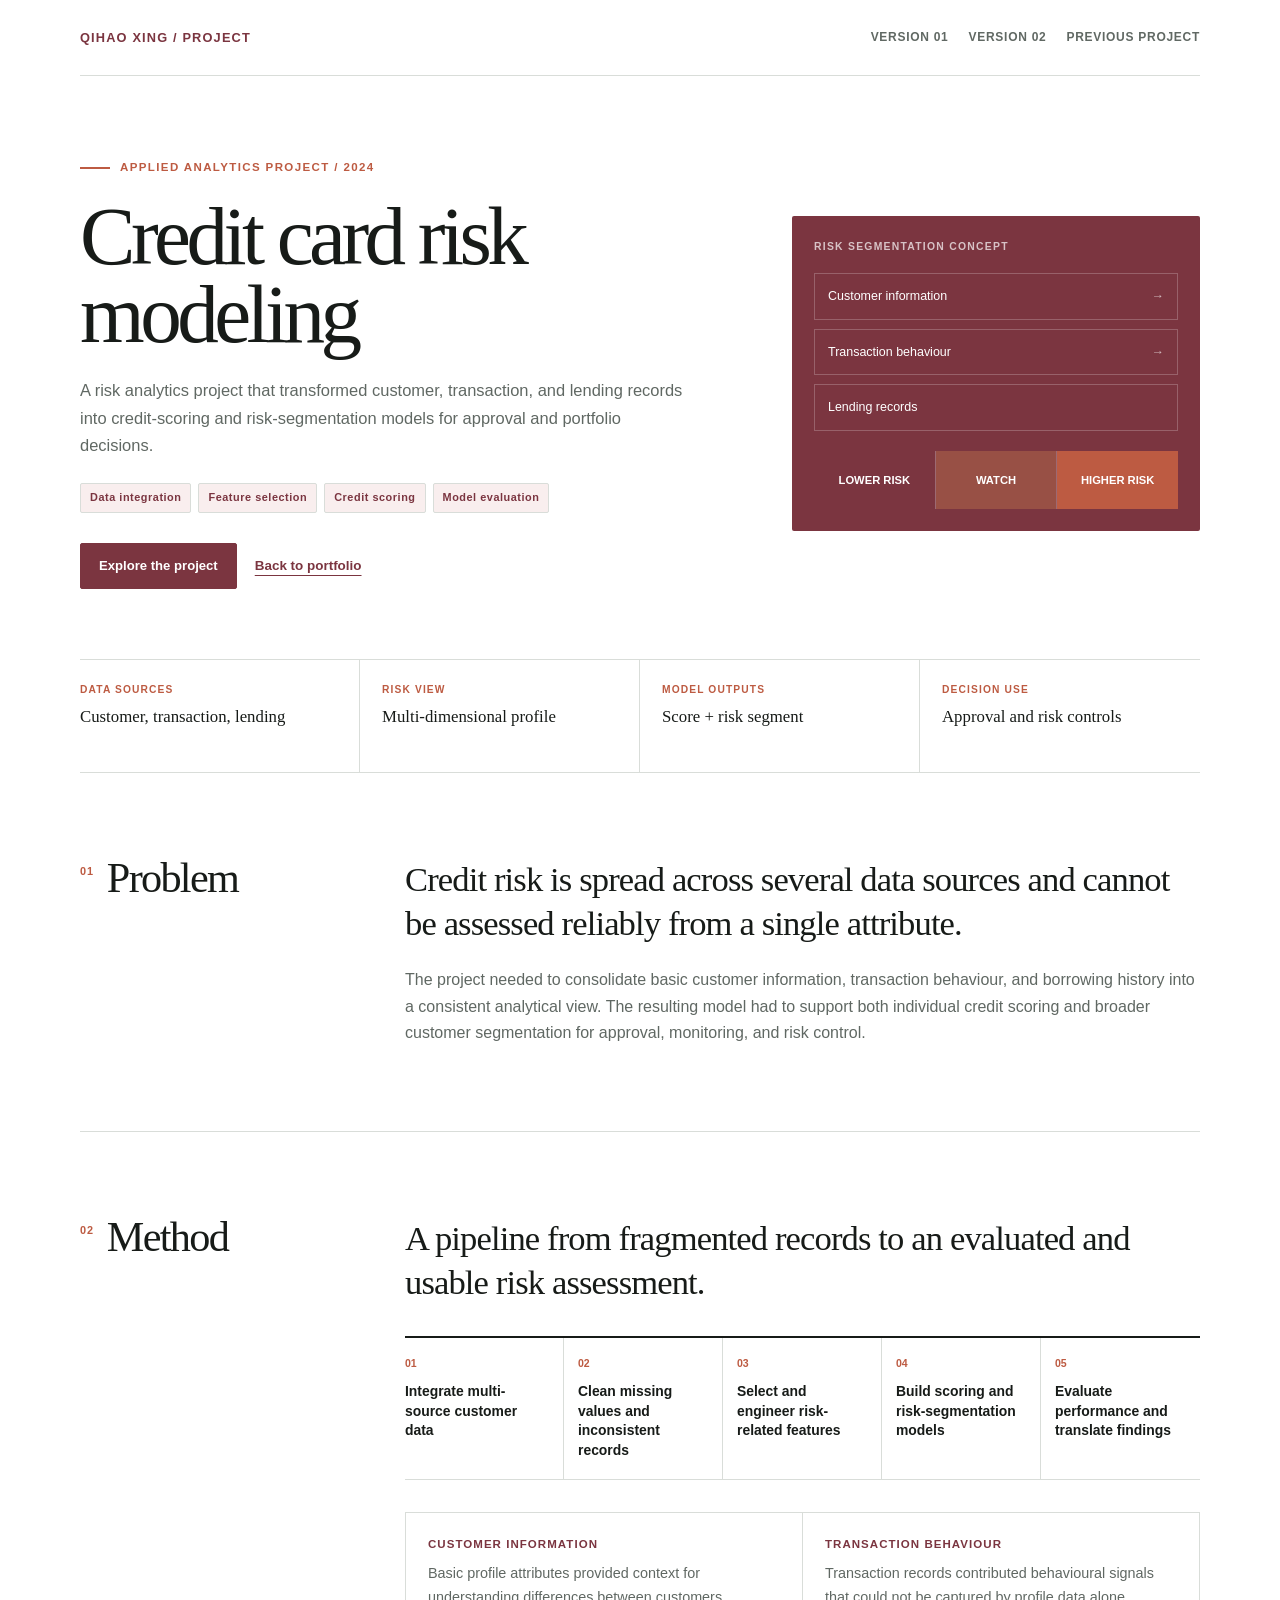
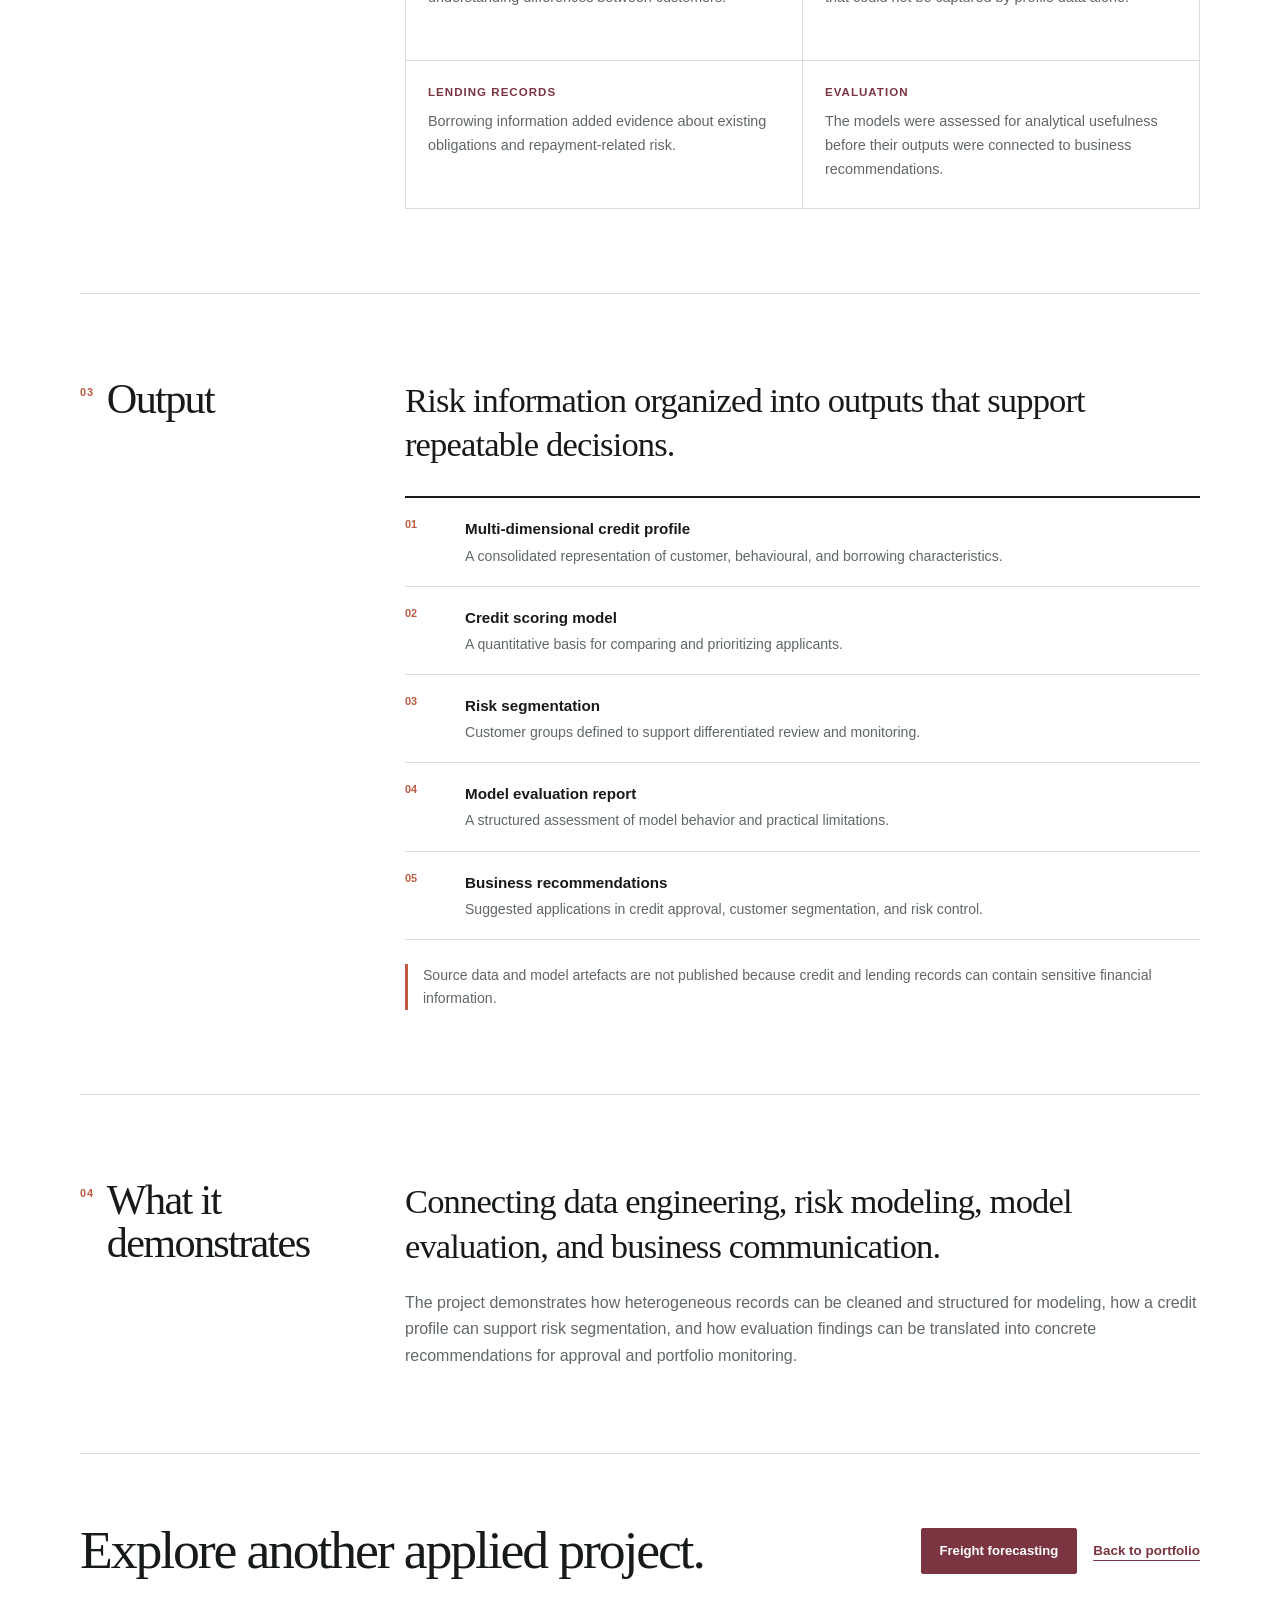
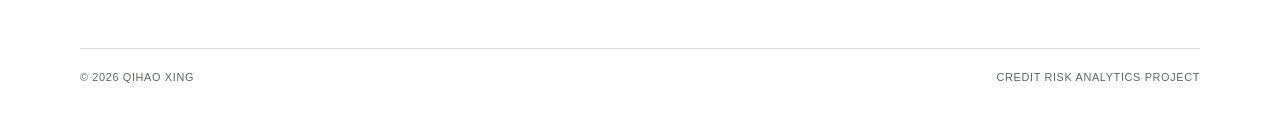
<file: credit-risk.html>
<!DOCTYPE html>
<html lang="en">
<head>
  <meta charset="UTF-8">
  <meta name="viewport" content="width=device-width, initial-scale=1.0">
  <meta name="description" content="Project profile for credit card risk modeling, credit scoring, risk segmentation, and evaluation.">
  <meta name="theme-color" content="#ffffff">
  <title>Credit Card Risk Modeling | Project Profile</title>
  <link rel="stylesheet" href="project-case.css">
</head>
<body class="risk">
  <a class="skip-link" href="#main">Skip to content</a>

  <header class="site-header">
    <a class="brand" href="index.html">Qihao Xing / Project</a>
    <nav class="site-nav" aria-label="Portfolio links">
      <a href="index.html">Version 01</a>
      <a href="me-designed.html">Version 02</a>
      <a href="freight-forecasting.html">Previous project</a>
    </nav>
  </header>

  <main id="main">
    <section class="hero">
      <div>
        <p class="eyebrow">Applied analytics project / 2024</p>
        <h1>Credit card risk modeling</h1>
        <p class="hero-intro">
          A risk analytics project that transformed customer, transaction, and lending
          records into credit-scoring and risk-segmentation models for approval and
          portfolio decisions.
        </p>
        <ul class="tags" aria-label="Project methods">
          <li>Data integration</li>
          <li>Feature selection</li>
          <li>Credit scoring</li>
          <li>Model evaluation</li>
        </ul>
        <div class="hero-actions">
          <a class="primary-link" href="#problem">Explore the project</a>
          <a class="text-link" href="me-designed.html">Back to portfolio</a>
        </div>
      </div>

      <div class="visual" role="img" aria-label="Conceptual risk stratification from low to high">
        <span class="visual-label">Risk segmentation concept</span>
        <div class="flow">
          <div>Customer information</div>
          <div>Transaction behaviour</div>
          <div>Lending records</div>
        </div>
        <div class="risk-scale">
          <span>Lower risk</span>
          <span>Watch</span>
          <span>Higher risk</span>
        </div>
      </div>
    </section>

    <section class="metrics" aria-label="Project scope">
      <div class="metric"><span>Data sources</span><strong>Customer, transaction, lending</strong></div>
      <div class="metric"><span>Risk view</span><strong>Multi-dimensional profile</strong></div>
      <div class="metric"><span>Model outputs</span><strong>Score + risk segment</strong></div>
      <div class="metric"><span>Decision use</span><strong>Approval and risk controls</strong></div>
    </section>

    <section class="section" id="problem">
      <div class="section-head">
        <span class="section-number">01</span>
        <h2 class="section-title">Problem</h2>
      </div>
      <div class="section-body">
        <p class="lead">
          Credit risk is spread across several data sources and cannot be assessed
          reliably from a single attribute.
        </p>
        <p class="body-copy">
          The project needed to consolidate basic customer information, transaction
          behaviour, and borrowing history into a consistent analytical view. The
          resulting model had to support both individual credit scoring and broader
          customer segmentation for approval, monitoring, and risk control.
        </p>
      </div>
    </section>

    <section class="section" id="method">
      <div class="section-head">
        <span class="section-number">02</span>
        <h2 class="section-title">Method</h2>
      </div>
      <div class="section-body">
        <p class="lead">A pipeline from fragmented records to an evaluated and usable risk assessment.</p>
        <ol class="process" aria-label="Project workflow">
          <li><span>01</span><strong>Integrate multi-source customer data</strong></li>
          <li><span>02</span><strong>Clean missing values and inconsistent records</strong></li>
          <li><span>03</span><strong>Select and engineer risk-related features</strong></li>
          <li><span>04</span><strong>Build scoring and risk-segmentation models</strong></li>
          <li><span>05</span><strong>Evaluate performance and translate findings</strong></li>
        </ol>

        <div class="detail-grid">
          <article class="detail">
            <h3>Customer information</h3>
            <p>Basic profile attributes provided context for understanding differences between customers.</p>
          </article>
          <article class="detail">
            <h3>Transaction behaviour</h3>
            <p>Transaction records contributed behavioural signals that could not be captured by profile data alone.</p>
          </article>
          <article class="detail">
            <h3>Lending records</h3>
            <p>Borrowing information added evidence about existing obligations and repayment-related risk.</p>
          </article>
          <article class="detail">
            <h3>Evaluation</h3>
            <p>The models were assessed for analytical usefulness before their outputs were connected to business recommendations.</p>
          </article>
        </div>
      </div>
    </section>

    <section class="section" id="outcome">
      <div class="section-head">
        <span class="section-number">03</span>
        <h2 class="section-title">Output</h2>
      </div>
      <div class="section-body">
        <p class="lead">Risk information organized into outputs that support repeatable decisions.</p>
        <ul class="outputs">
          <li><span>01</span><div><strong>Multi-dimensional credit profile</strong><p>A consolidated representation of customer, behavioural, and borrowing characteristics.</p></div></li>
          <li><span>02</span><div><strong>Credit scoring model</strong><p>A quantitative basis for comparing and prioritizing applicants.</p></div></li>
          <li><span>03</span><div><strong>Risk segmentation</strong><p>Customer groups defined to support differentiated review and monitoring.</p></div></li>
          <li><span>04</span><div><strong>Model evaluation report</strong><p>A structured assessment of model behavior and practical limitations.</p></div></li>
          <li><span>05</span><div><strong>Business recommendations</strong><p>Suggested applications in credit approval, customer segmentation, and risk control.</p></div></li>
        </ul>
        <p class="note">
          Source data and model artefacts are not published because credit and lending
          records can contain sensitive financial information.
        </p>
      </div>
    </section>

    <section class="section" id="skills">
      <div class="section-head">
        <span class="section-number">04</span>
        <h2 class="section-title">What it demonstrates</h2>
      </div>
      <div class="section-body">
        <p class="lead">Connecting data engineering, risk modeling, model evaluation, and business communication.</p>
        <p class="body-copy">
          The project demonstrates how heterogeneous records can be cleaned and
          structured for modeling, how a credit profile can support risk segmentation,
          and how evaluation findings can be translated into concrete recommendations
          for approval and portfolio monitoring.
        </p>
      </div>
    </section>

    <section class="next-project">
      <h2>Explore another applied project.</h2>
      <div class="next-project-actions">
        <a class="primary-link" href="freight-forecasting.html">Freight forecasting</a>
        <a class="text-link" href="me-designed.html">Back to portfolio</a>
      </div>
    </section>
  </main>

  <footer>
    <span>&copy; 2026 Qihao Xing</span>
    <span>Credit risk analytics project</span>
  </footer>
</body>
</html>
</file>
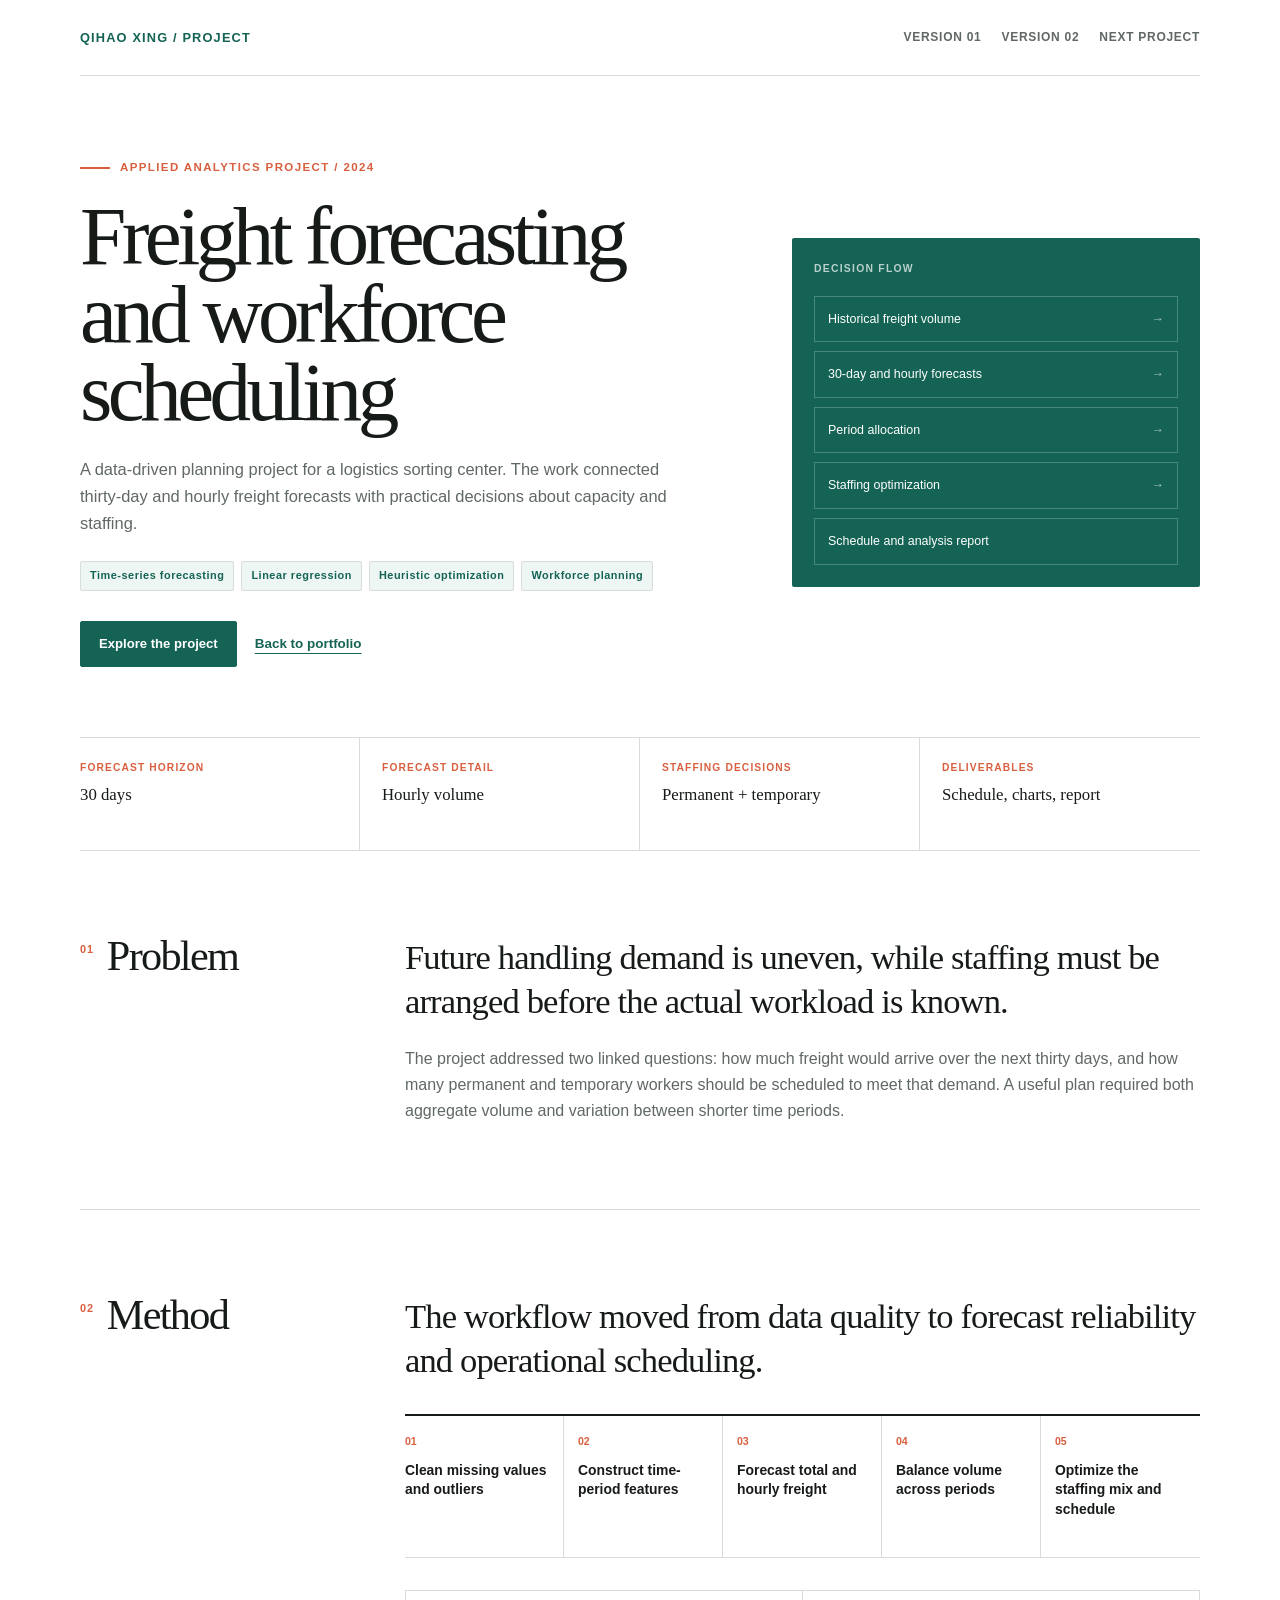
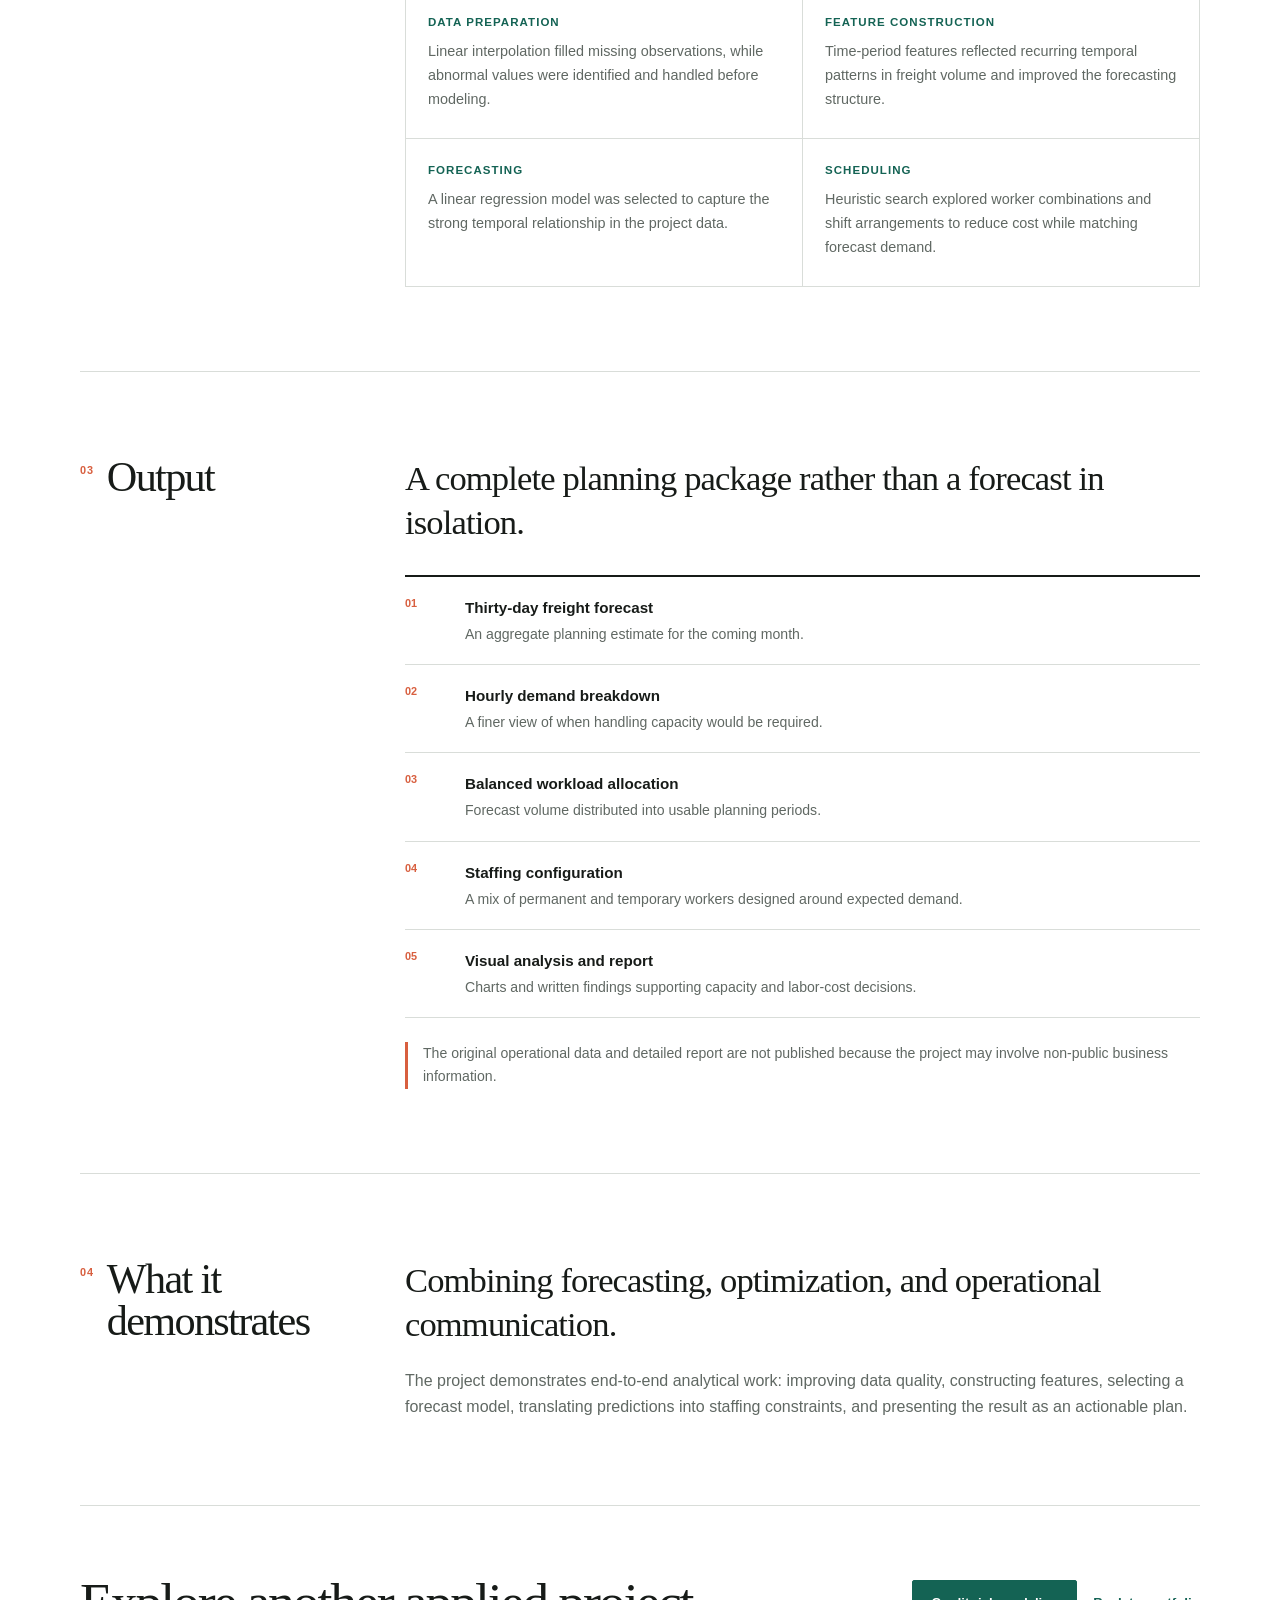
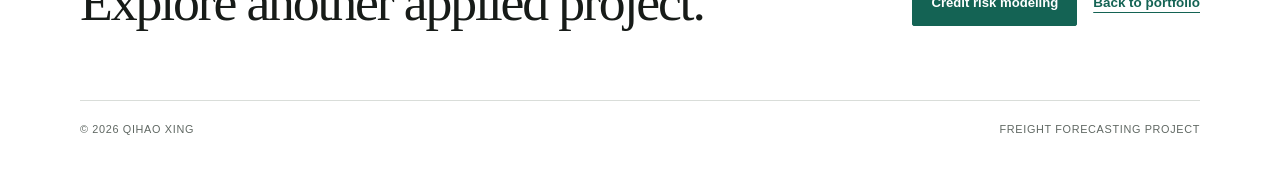
<file: freight-forecasting.html>
<!DOCTYPE html>
<html lang="en">
<head>
  <meta charset="UTF-8">
  <meta name="viewport" content="width=device-width, initial-scale=1.0">
  <meta name="description" content="Project profile for freight volume forecasting and workforce scheduling at a logistics sorting center.">
  <meta name="theme-color" content="#ffffff">
  <title>Freight Forecasting and Workforce Scheduling | Project Profile</title>
  <link rel="stylesheet" href="project-case.css">
</head>
<body>
  <a class="skip-link" href="#main">Skip to content</a>

  <header class="site-header">
    <a class="brand" href="index.html">Qihao Xing / Project</a>
    <nav class="site-nav" aria-label="Portfolio links">
      <a href="index.html">Version 01</a>
      <a href="me-designed.html">Version 02</a>
      <a href="credit-risk.html">Next project</a>
    </nav>
  </header>

  <main id="main">
    <section class="hero">
      <div>
        <p class="eyebrow">Applied analytics project / 2024</p>
        <h1>Freight forecasting and workforce scheduling</h1>
        <p class="hero-intro">
          A data-driven planning project for a logistics sorting center. The work
          connected thirty-day and hourly freight forecasts with practical decisions
          about capacity and staffing.
        </p>
        <ul class="tags" aria-label="Project methods">
          <li>Time-series forecasting</li>
          <li>Linear regression</li>
          <li>Heuristic optimization</li>
          <li>Workforce planning</li>
        </ul>
        <div class="hero-actions">
          <a class="primary-link" href="#problem">Explore the project</a>
          <a class="text-link" href="me-designed.html">Back to portfolio</a>
        </div>
      </div>

      <div class="visual" role="img" aria-label="Decision flow from freight volume to workforce plan">
        <span class="visual-label">Decision flow</span>
        <div class="flow">
          <div>Historical freight volume</div>
          <div>30-day and hourly forecasts</div>
          <div>Period allocation</div>
          <div>Staffing optimization</div>
          <div>Schedule and analysis report</div>
        </div>
      </div>
    </section>

    <section class="metrics" aria-label="Project scope">
      <div class="metric"><span>Forecast horizon</span><strong>30 days</strong></div>
      <div class="metric"><span>Forecast detail</span><strong>Hourly volume</strong></div>
      <div class="metric"><span>Staffing decisions</span><strong>Permanent + temporary</strong></div>
      <div class="metric"><span>Deliverables</span><strong>Schedule, charts, report</strong></div>
    </section>

    <section class="section" id="problem">
      <div class="section-head">
        <span class="section-number">01</span>
        <h2 class="section-title">Problem</h2>
      </div>
      <div class="section-body">
        <p class="lead">
          Future handling demand is uneven, while staffing must be arranged before
          the actual workload is known.
        </p>
        <p class="body-copy">
          The project addressed two linked questions: how much freight would arrive
          over the next thirty days, and how many permanent and temporary workers
          should be scheduled to meet that demand. A useful plan required both
          aggregate volume and variation between shorter time periods.
        </p>
      </div>
    </section>

    <section class="section" id="method">
      <div class="section-head">
        <span class="section-number">02</span>
        <h2 class="section-title">Method</h2>
      </div>
      <div class="section-body">
        <p class="lead">The workflow moved from data quality to forecast reliability and operational scheduling.</p>
        <ol class="process" aria-label="Project workflow">
          <li><span>01</span><strong>Clean missing values and outliers</strong></li>
          <li><span>02</span><strong>Construct time-period features</strong></li>
          <li><span>03</span><strong>Forecast total and hourly freight</strong></li>
          <li><span>04</span><strong>Balance volume across periods</strong></li>
          <li><span>05</span><strong>Optimize the staffing mix and schedule</strong></li>
        </ol>

        <div class="detail-grid">
          <article class="detail">
            <h3>Data preparation</h3>
            <p>Linear interpolation filled missing observations, while abnormal values were identified and handled before modeling.</p>
          </article>
          <article class="detail">
            <h3>Feature construction</h3>
            <p>Time-period features reflected recurring temporal patterns in freight volume and improved the forecasting structure.</p>
          </article>
          <article class="detail">
            <h3>Forecasting</h3>
            <p>A linear regression model was selected to capture the strong temporal relationship in the project data.</p>
          </article>
          <article class="detail">
            <h3>Scheduling</h3>
            <p>Heuristic search explored worker combinations and shift arrangements to reduce cost while matching forecast demand.</p>
          </article>
        </div>
      </div>
    </section>

    <section class="section" id="outcome">
      <div class="section-head">
        <span class="section-number">03</span>
        <h2 class="section-title">Output</h2>
      </div>
      <div class="section-body">
        <p class="lead">A complete planning package rather than a forecast in isolation.</p>
        <ul class="outputs">
          <li><span>01</span><div><strong>Thirty-day freight forecast</strong><p>An aggregate planning estimate for the coming month.</p></div></li>
          <li><span>02</span><div><strong>Hourly demand breakdown</strong><p>A finer view of when handling capacity would be required.</p></div></li>
          <li><span>03</span><div><strong>Balanced workload allocation</strong><p>Forecast volume distributed into usable planning periods.</p></div></li>
          <li><span>04</span><div><strong>Staffing configuration</strong><p>A mix of permanent and temporary workers designed around expected demand.</p></div></li>
          <li><span>05</span><div><strong>Visual analysis and report</strong><p>Charts and written findings supporting capacity and labor-cost decisions.</p></div></li>
        </ul>
        <p class="note">
          The original operational data and detailed report are not published because
          the project may involve non-public business information.
        </p>
      </div>
    </section>

    <section class="section" id="skills">
      <div class="section-head">
        <span class="section-number">04</span>
        <h2 class="section-title">What it demonstrates</h2>
      </div>
      <div class="section-body">
        <p class="lead">Combining forecasting, optimization, and operational communication.</p>
        <p class="body-copy">
          The project demonstrates end-to-end analytical work: improving data quality,
          constructing features, selecting a forecast model, translating predictions
          into staffing constraints, and presenting the result as an actionable plan.
        </p>
      </div>
    </section>

    <section class="next-project">
      <h2>Explore another applied project.</h2>
      <div class="next-project-actions">
        <a class="primary-link" href="credit-risk.html">Credit risk modeling</a>
        <a class="text-link" href="me-designed.html">Back to portfolio</a>
      </div>
    </section>
  </main>

  <footer>
    <span>&copy; 2026 Qihao Xing</span>
    <span>Freight forecasting project</span>
  </footer>
</body>
</html>
</file>
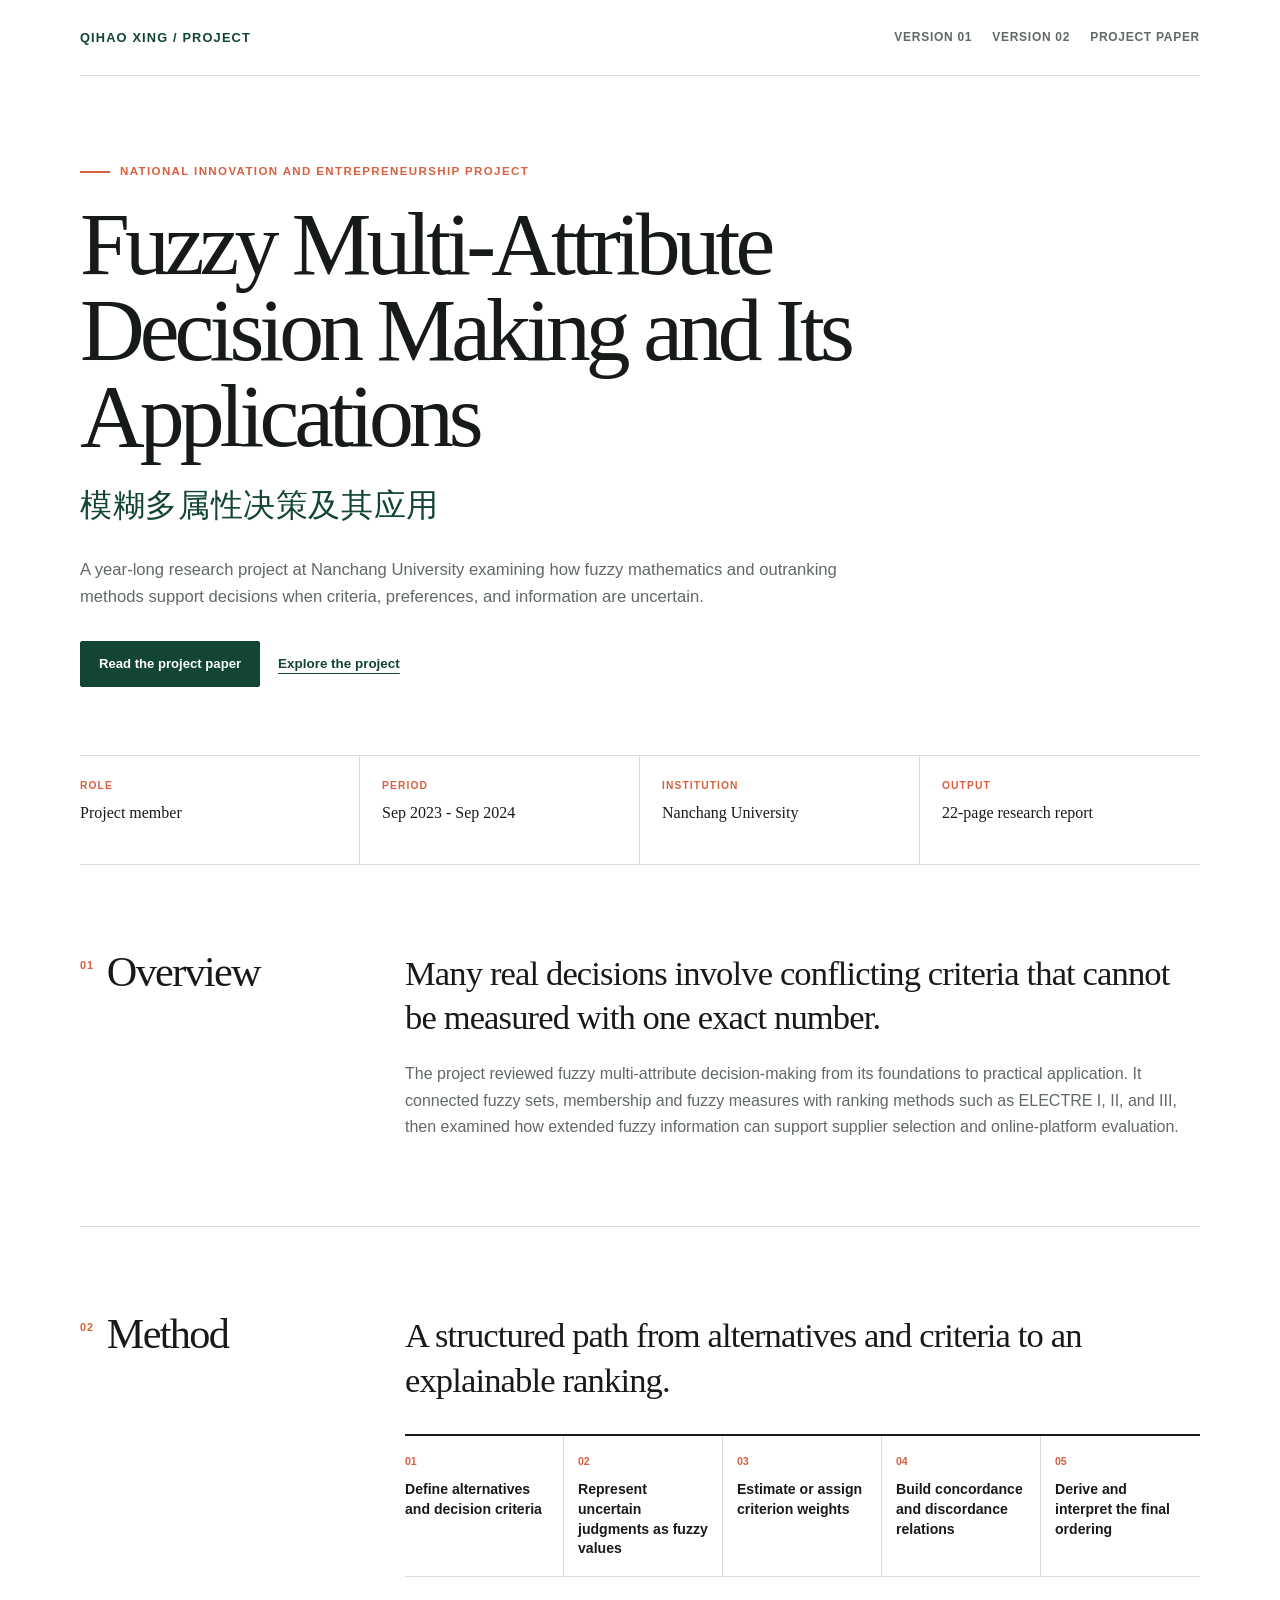
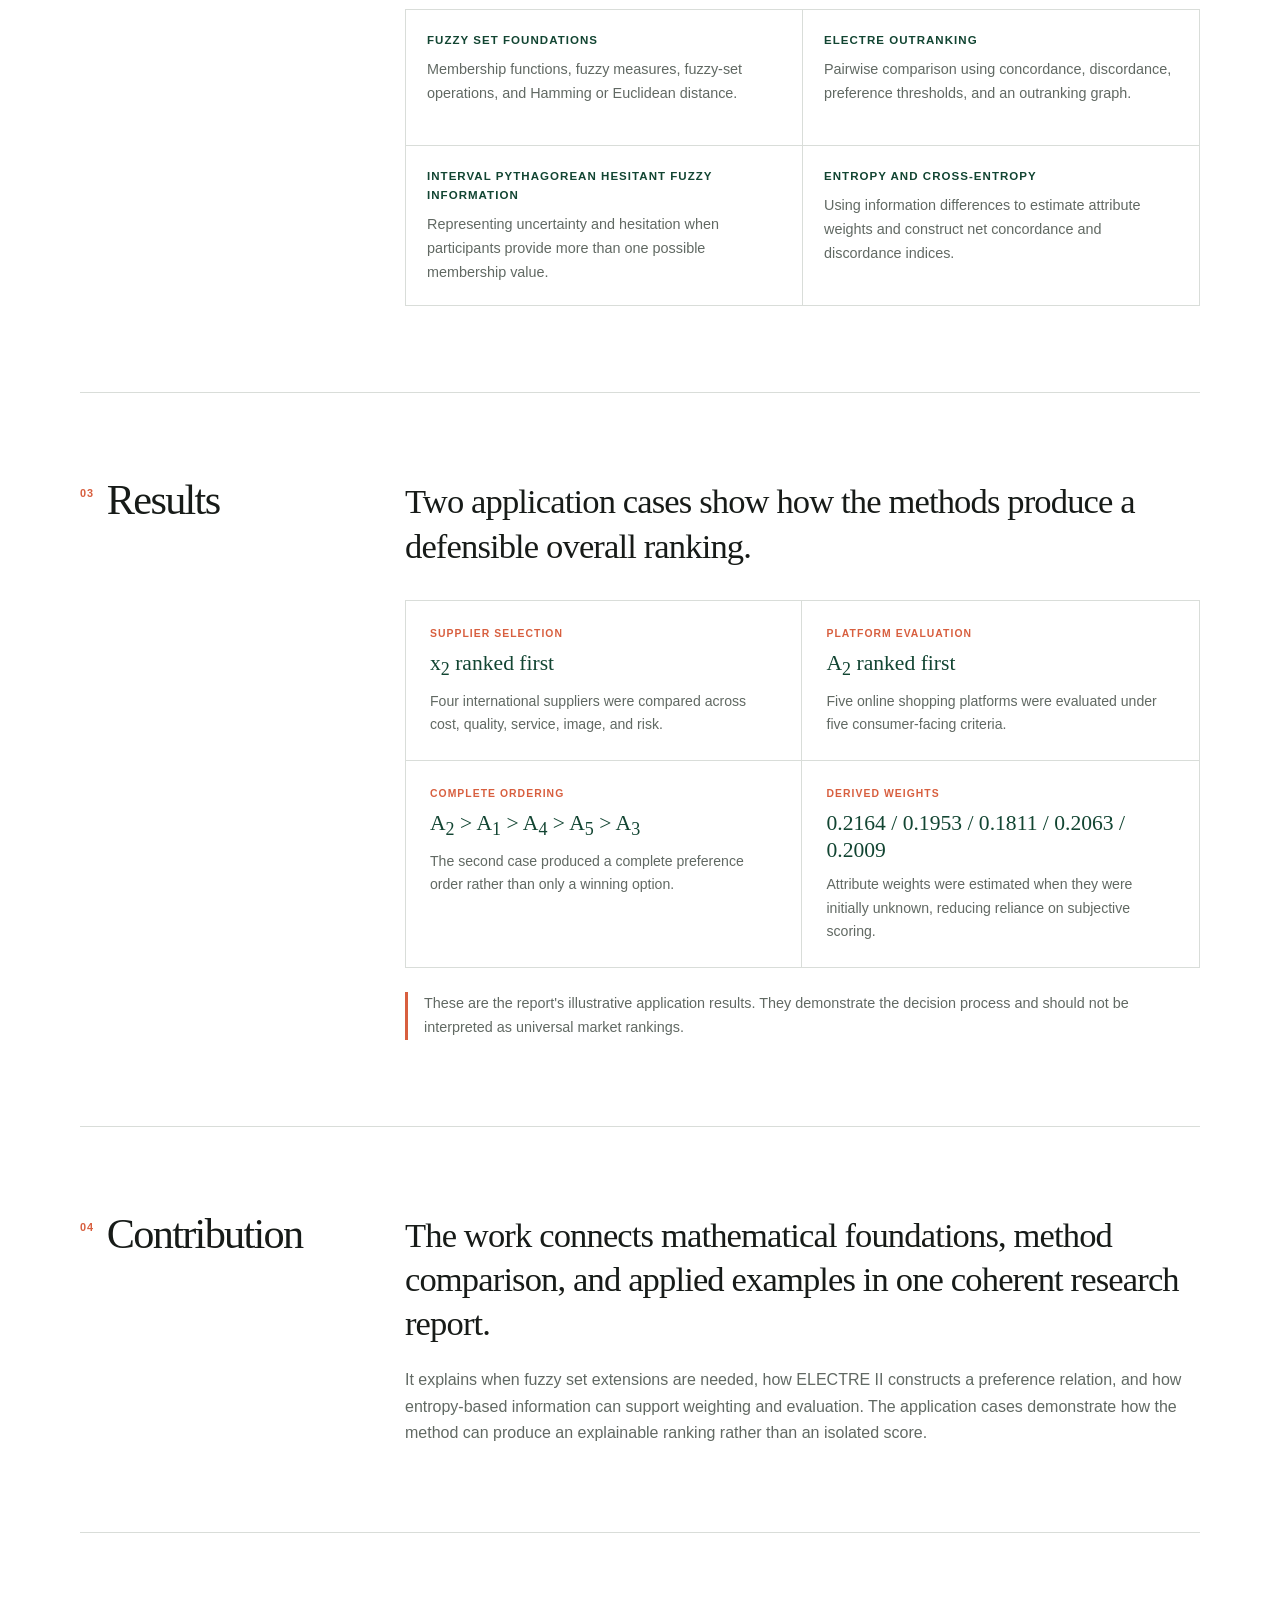
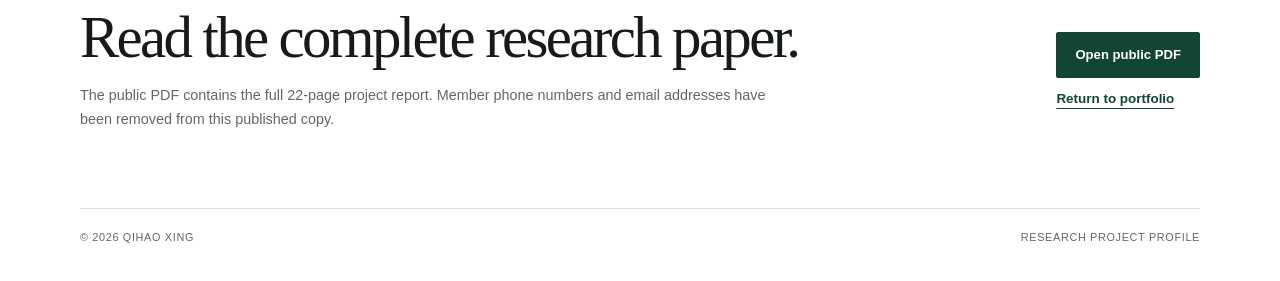
<file: fuzzy-project.html>
<!DOCTYPE html>
<html lang="en">
<head>
  <meta charset="UTF-8">
  <meta name="viewport" content="width=device-width, initial-scale=1.0">
  <meta name="description" content="Project profile for Fuzzy Multi-Attribute Decision Making and Its Applications, a national innovation and entrepreneurship research project by Qihao Xing and collaborators.">
  <meta name="theme-color" content="#ffffff">
  <meta property="og:title" content="Fuzzy Multi-Attribute Decision Making | Project Profile">
  <meta property="og:description" content="Research methods, application cases, outcomes, and the public project report.">
  <meta property="og:type" content="article">
  <title>Fuzzy Multi-Attribute Decision Making | Project Profile</title>
  <style>
    :root {
      --ink: #171b18;
      --muted: #616963;
      --green: #124532;
      --orange: #d85f3f;
      --line: #d9ddd9;
      --white: #ffffff;
      --content: min(1120px, calc(100vw - 64px));
    }

    * { box-sizing: border-box; }
    html { scroll-behavior: smooth; }

    body {
      margin: 0;
      color: var(--ink);
      background: var(--white);
      font-family: "Segoe UI", "Helvetica Neue", Arial, sans-serif;
      line-height: 1.65;
    }

    a { color: inherit; }
    a:focus-visible {
      outline: 2px solid var(--orange);
      outline-offset: 4px;
    }

    .skip-link {
      position: fixed;
      top: 10px;
      left: 10px;
      z-index: 20;
      padding: 10px 14px;
      color: var(--white);
      background: var(--green);
      transform: translateY(-160%);
    }

    .skip-link:focus { transform: translateY(0); }

    .site-header {
      width: var(--content);
      min-height: 76px;
      margin: 0 auto;
      display: flex;
      align-items: center;
      justify-content: space-between;
      gap: 24px;
      border-bottom: 1px solid var(--line);
    }

    .brand {
      color: var(--green);
      font-size: 0.8rem;
      font-weight: 800;
      letter-spacing: 0.09em;
      text-decoration: none;
      text-transform: uppercase;
    }

    .site-nav {
      display: flex;
      flex-wrap: wrap;
      align-items: center;
      gap: 20px;
      font-size: 0.75rem;
      font-weight: 700;
      letter-spacing: 0.06em;
      text-transform: uppercase;
    }

    .site-nav a {
      color: var(--muted);
      text-decoration: none;
    }

    .site-nav a:hover,
    .site-nav a:focus-visible { color: var(--green); }

    .hero {
      width: var(--content);
      margin: 0 auto;
      padding: 86px 0 68px;
      border-bottom: 1px solid var(--line);
    }

    .eyebrow {
      display: flex;
      align-items: center;
      gap: 10px;
      margin: 0 0 20px;
      color: var(--orange);
      font-size: 0.72rem;
      font-weight: 800;
      letter-spacing: 0.12em;
      text-transform: uppercase;
    }

    .eyebrow::before {
      content: "";
      width: 30px;
      height: 2px;
      background: currentColor;
    }

    h1 {
      max-width: 970px;
      margin: 0;
      font-family: Georgia, "Times New Roman", serif;
      font-size: clamp(3.4rem, 7vw, 7rem);
      font-weight: 400;
      line-height: 0.96;
      letter-spacing: -0.055em;
    }

    .chinese-title {
      margin: 20px 0 0;
      color: var(--green);
      font-family: Georgia, "Times New Roman", serif;
      font-size: clamp(1.35rem, 2.5vw, 2rem);
      letter-spacing: 0.02em;
    }

    .hero-intro {
      max-width: 800px;
      margin: 24px 0 0;
      color: var(--muted);
      font-size: 1.04rem;
    }

    .hero-actions {
      display: flex;
      flex-wrap: wrap;
      gap: 18px;
      align-items: center;
      margin-top: 30px;
    }

    .primary-link {
      display: inline-flex;
      align-items: center;
      justify-content: center;
      min-height: 46px;
      padding: 0 18px;
      color: var(--white);
      background: var(--green);
      border: 1px solid var(--green);
      border-radius: 2px;
      font-size: 0.82rem;
      font-weight: 750;
      text-decoration: none;
    }

    .primary-link:hover,
    .primary-link:focus-visible { background: #1d6047; }

    .text-link {
      color: var(--green);
      font-size: 0.84rem;
      font-weight: 700;
      text-underline-offset: 5px;
    }

    .meta-grid {
      width: var(--content);
      margin: 0 auto;
      display: grid;
      grid-template-columns: repeat(4, minmax(0, 1fr));
      border-bottom: 1px solid var(--line);
    }

    .meta-item {
      min-height: 108px;
      padding: 22px;
      border-right: 1px solid var(--line);
    }

    .meta-item:first-child { padding-left: 0; }
    .meta-item:last-child { border-right: 0; }

    .meta-item span {
      display: block;
      margin-bottom: 7px;
      color: var(--orange);
      font-size: 0.64rem;
      font-weight: 800;
      letter-spacing: 0.11em;
      text-transform: uppercase;
    }

    .meta-item strong {
      display: block;
      font-family: Georgia, "Times New Roman", serif;
      font-size: 1rem;
      font-weight: 400;
      line-height: 1.35;
    }

    .section {
      width: var(--content);
      margin: 0 auto;
      padding: 86px 0;
      display: grid;
      grid-template-columns: minmax(180px, 0.28fr) minmax(0, 1fr);
      gap: clamp(36px, 8vw, 104px);
      border-bottom: 1px solid var(--line);
      scroll-margin-top: 18px;
    }

    .section-head {
      display: flex;
      align-items: flex-start;
      gap: 13px;
    }

    .section-number {
      margin: 6px 0 0;
      color: var(--orange);
      font-size: 0.68rem;
      font-weight: 800;
      letter-spacing: 0.08em;
    }

    .section-title {
      margin: 0;
      font-family: Georgia, "Times New Roman", serif;
      font-size: clamp(1.95rem, 3.3vw, 2.9rem);
      font-weight: 400;
      line-height: 1;
      letter-spacing: -0.04em;
    }

    .section-body { max-width: 800px; }

    .lead {
      margin: 0;
      font-family: Georgia, "Times New Roman", serif;
      font-size: clamp(1.5rem, 2.7vw, 2.35rem);
      line-height: 1.28;
      letter-spacing: -0.025em;
    }

    .body-copy {
      margin: 22px 0 0;
      color: var(--muted);
    }

    .pipeline {
      display: grid;
      grid-template-columns: repeat(5, minmax(0, 1fr));
      gap: 0;
      margin: 32px 0 0;
      padding: 0;
      border-top: 2px solid var(--ink);
      list-style: none;
    }

    .pipeline li {
      min-height: 136px;
      padding: 17px 14px;
      border-right: 1px solid var(--line);
      border-bottom: 1px solid var(--line);
    }

    .pipeline li:first-child { padding-left: 0; }
    .pipeline li:last-child { border-right: 0; }

    .pipeline span {
      display: block;
      margin-bottom: 10px;
      color: var(--orange);
      font-size: 0.66rem;
      font-weight: 800;
    }

    .pipeline strong {
      display: block;
      font-size: 0.88rem;
      line-height: 1.4;
    }

    .method-grid {
      display: grid;
      grid-template-columns: repeat(2, minmax(0, 1fr));
      margin-top: 32px;
      border-top: 1px solid var(--line);
      border-left: 1px solid var(--line);
    }

    .method {
      min-height: 136px;
      padding: 21px;
      border-right: 1px solid var(--line);
      border-bottom: 1px solid var(--line);
    }

    .method h3 {
      margin: 0 0 8px;
      color: var(--green);
      font-size: 0.72rem;
      letter-spacing: 0.09em;
      text-transform: uppercase;
    }

    .method p {
      margin: 0;
      color: var(--muted);
      font-size: 0.9rem;
    }

    .evidence {
      display: grid;
      grid-template-columns: repeat(2, minmax(0, 1fr));
      margin-top: 32px;
      border: 1px solid var(--line);
    }

    .evidence-item {
      min-height: 160px;
      padding: 24px;
      border-right: 1px solid var(--line);
      border-bottom: 1px solid var(--line);
    }

    .evidence-item:nth-child(2n) { border-right: 0; }
    .evidence-item:nth-last-child(-n + 2) { border-bottom: 0; }

    .evidence-item span {
      display: block;
      margin-bottom: 8px;
      color: var(--orange);
      font-size: 0.65rem;
      font-weight: 800;
      letter-spacing: 0.1em;
      text-transform: uppercase;
    }

    .evidence-item strong {
      display: block;
      color: var(--green);
      font-family: Georgia, "Times New Roman", serif;
      font-size: 1.35rem;
      font-weight: 400;
      line-height: 1.25;
    }

    .evidence-item p {
      margin: 9px 0 0;
      color: var(--muted);
      font-size: 0.88rem;
    }

    .result-note {
      margin: 24px 0 0;
      padding-left: 16px;
      color: var(--muted);
      border-left: 3px solid var(--orange);
      font-size: 0.9rem;
    }

    .publication {
      width: var(--content);
      margin: 0 auto;
      padding: 76px 0;
      display: grid;
      grid-template-columns: minmax(0, 1fr) auto;
      gap: 36px;
      align-items: center;
    }

    .publication h2 {
      margin: 0;
      font-family: Georgia, "Times New Roman", serif;
      font-size: clamp(2.2rem, 4.6vw, 4.3rem);
      font-weight: 400;
      line-height: 1;
      letter-spacing: -0.045em;
    }

    .publication p {
      max-width: 720px;
      margin: 16px 0 0;
      color: var(--muted);
      font-size: 0.9rem;
    }

    .publication-actions {
      display: grid;
      gap: 10px;
      justify-items: start;
    }

    footer {
      width: var(--content);
      margin: 0 auto;
      padding: 20px 0 34px;
      display: flex;
      justify-content: space-between;
      gap: 24px;
      color: var(--muted);
      border-top: 1px solid var(--line);
      font-size: 0.68rem;
      letter-spacing: 0.06em;
      text-transform: uppercase;
    }

    @media (max-width: 900px) {
      :root { --content: calc(100vw - 40px); }

      .meta-grid { grid-template-columns: repeat(2, minmax(0, 1fr)); }
      .meta-item:nth-child(2) { border-right: 0; }
      .meta-item:nth-child(-n + 2) { border-bottom: 1px solid var(--line); }

      .section {
        grid-template-columns: 1fr;
        gap: 28px;
      }

      .pipeline { grid-template-columns: 1fr; }

      .pipeline li,
      .pipeline li:first-child {
        min-height: auto;
        padding: 14px 0;
        border-right: 0;
      }

      .publication { grid-template-columns: 1fr; }
    }

    @media (max-width: 650px) {
      :root { --content: calc(100vw - 32px); }
      .site-header { min-height: 68px; }
      .site-nav a:not(:last-child) { display: none; }
      .hero { padding: 60px 0 52px; }
      h1 { font-size: clamp(3rem, 15vw, 4.6rem); }

      .meta-grid { grid-template-columns: 1fr; }

      .meta-item,
      .meta-item:first-child {
        min-height: auto;
        padding: 17px 0;
        border-right: 0;
        border-bottom: 1px solid var(--line);
      }

      .meta-item:last-child { border-bottom: 0; }
      .section { padding: 66px 0; }
      .method-grid, .evidence { grid-template-columns: 1fr; }

      .evidence-item,
      .evidence-item:nth-child(2n),
      .evidence-item:nth-last-child(-n + 2) {
        border-right: 0;
        border-bottom: 1px solid var(--line);
      }

      .evidence-item:last-child { border-bottom: 0; }
      .publication { padding: 58px 0; }
      footer { flex-direction: column; }
    }

    @media (prefers-reduced-motion: reduce) {
      html { scroll-behavior: auto; }
    }

    @media print {
      @page { margin: 13mm; }
      .site-header, .hero-actions, .publication-actions { display: none; }
      .hero, .section, .publication { padding: 8mm 0; }
      .hero, .meta-grid, .section, .publication { break-inside: avoid; }
    }
  </style>
</head>
<body>
  <a class="skip-link" href="#main">Skip to content</a>

  <header class="site-header">
    <a class="brand" href="index.html">Qihao Xing / Project</a>
    <nav class="site-nav" aria-label="Portfolio links">
      <a href="index.html">Version 01</a>
      <a href="me-designed.html">Version 02</a>
      <a href="#publication">Project paper</a>
    </nav>
  </header>

  <main id="main">
    <section class="hero">
      <p class="eyebrow">National innovation and entrepreneurship project</p>
      <h1>Fuzzy Multi-Attribute Decision Making and Its Applications</h1>
      <p class="chinese-title" lang="zh-CN">模糊多属性决策及其应用</p>
      <p class="hero-intro">
        A year-long research project at Nanchang University examining how fuzzy
        mathematics and outranking methods support decisions when criteria,
        preferences, and information are uncertain.
      </p>
      <div class="hero-actions">
        <a class="primary-link" href="fuzzy-project-paper.pdf" target="_blank" rel="noopener">Read the project paper</a>
        <a class="text-link" href="#overview">Explore the project</a>
      </div>
    </section>

    <section class="meta-grid" aria-label="Project details">
      <div class="meta-item"><span>Role</span><strong>Project member</strong></div>
      <div class="meta-item"><span>Period</span><strong>Sep 2023 - Sep 2024</strong></div>
      <div class="meta-item"><span>Institution</span><strong>Nanchang University</strong></div>
      <div class="meta-item"><span>Output</span><strong>22-page research report</strong></div>
    </section>

    <section class="section" id="overview">
      <div class="section-head">
        <span class="section-number">01</span>
        <h2 class="section-title">Overview</h2>
      </div>
      <div class="section-body">
        <p class="lead">
          Many real decisions involve conflicting criteria that cannot be measured
          with one exact number.
        </p>
        <p class="body-copy">
          The project reviewed fuzzy multi-attribute decision-making from its
          foundations to practical application. It connected fuzzy sets, membership
          and fuzzy measures with ranking methods such as ELECTRE I, II, and III,
          then examined how extended fuzzy information can support supplier selection
          and online-platform evaluation.
        </p>
      </div>
    </section>

    <section class="section" id="method">
      <div class="section-head">
        <span class="section-number">02</span>
        <h2 class="section-title">Method</h2>
      </div>
      <div class="section-body">
        <p class="lead">A structured path from alternatives and criteria to an explainable ranking.</p>

        <ol class="pipeline" aria-label="Decision analysis workflow">
          <li><span>01</span><strong>Define alternatives and decision criteria</strong></li>
          <li><span>02</span><strong>Represent uncertain judgments as fuzzy values</strong></li>
          <li><span>03</span><strong>Estimate or assign criterion weights</strong></li>
          <li><span>04</span><strong>Build concordance and discordance relations</strong></li>
          <li><span>05</span><strong>Derive and interpret the final ordering</strong></li>
        </ol>

        <div class="method-grid">
          <article class="method">
            <h3>Fuzzy set foundations</h3>
            <p>Membership functions, fuzzy measures, fuzzy-set operations, and Hamming or Euclidean distance.</p>
          </article>
          <article class="method">
            <h3>ELECTRE outranking</h3>
            <p>Pairwise comparison using concordance, discordance, preference thresholds, and an outranking graph.</p>
          </article>
          <article class="method">
            <h3>Interval Pythagorean hesitant fuzzy information</h3>
            <p>Representing uncertainty and hesitation when participants provide more than one possible membership value.</p>
          </article>
          <article class="method">
            <h3>Entropy and cross-entropy</h3>
            <p>Using information differences to estimate attribute weights and construct net concordance and discordance indices.</p>
          </article>
        </div>
      </div>
    </section>

    <section class="section" id="results">
      <div class="section-head">
        <span class="section-number">03</span>
        <h2 class="section-title">Results</h2>
      </div>
      <div class="section-body">
        <p class="lead">Two application cases show how the methods produce a defensible overall ranking.</p>

        <div class="evidence">
          <article class="evidence-item">
            <span>Supplier selection</span>
            <strong>x<sub>2</sub> ranked first</strong>
            <p>Four international suppliers were compared across cost, quality, service, image, and risk.</p>
          </article>
          <article class="evidence-item">
            <span>Platform evaluation</span>
            <strong>A<sub>2</sub> ranked first</strong>
            <p>Five online shopping platforms were evaluated under five consumer-facing criteria.</p>
          </article>
          <article class="evidence-item">
            <span>Complete ordering</span>
            <strong>A<sub>2</sub> &gt; A<sub>1</sub> &gt; A<sub>4</sub> &gt; A<sub>5</sub> &gt; A<sub>3</sub></strong>
            <p>The second case produced a complete preference order rather than only a winning option.</p>
          </article>
          <article class="evidence-item">
            <span>Derived weights</span>
            <strong>0.2164 / 0.1953 / 0.1811 / 0.2063 / 0.2009</strong>
            <p>Attribute weights were estimated when they were initially unknown, reducing reliance on subjective scoring.</p>
          </article>
        </div>

        <p class="result-note">
          These are the report's illustrative application results. They demonstrate
          the decision process and should not be interpreted as universal market rankings.
        </p>
      </div>
    </section>

    <section class="section" id="contribution">
      <div class="section-head">
        <span class="section-number">04</span>
        <h2 class="section-title">Contribution</h2>
      </div>
      <div class="section-body">
        <p class="lead">
          The work connects mathematical foundations, method comparison, and applied
          examples in one coherent research report.
        </p>
        <p class="body-copy">
          It explains when fuzzy set extensions are needed, how ELECTRE II constructs
          a preference relation, and how entropy-based information can support
          weighting and evaluation. The application cases demonstrate how the method
          can produce an explainable ranking rather than an isolated score.
        </p>
      </div>
    </section>

    <section class="publication" id="publication">
      <div>
        <h2>Read the complete research paper.</h2>
        <p>
          The public PDF contains the full 22-page project report. Member phone
          numbers and email addresses have been removed from this published copy.
        </p>
      </div>
      <div class="publication-actions">
        <a class="primary-link" href="fuzzy-project-paper.pdf" target="_blank" rel="noopener">Open public PDF</a>
        <a class="text-link" href="me-designed.html">Return to portfolio</a>
      </div>
    </section>
  </main>

  <footer>
    <span>&copy; 2026 Qihao Xing</span>
    <span>Research project profile</span>
  </footer>
</body>
</html>
</file>
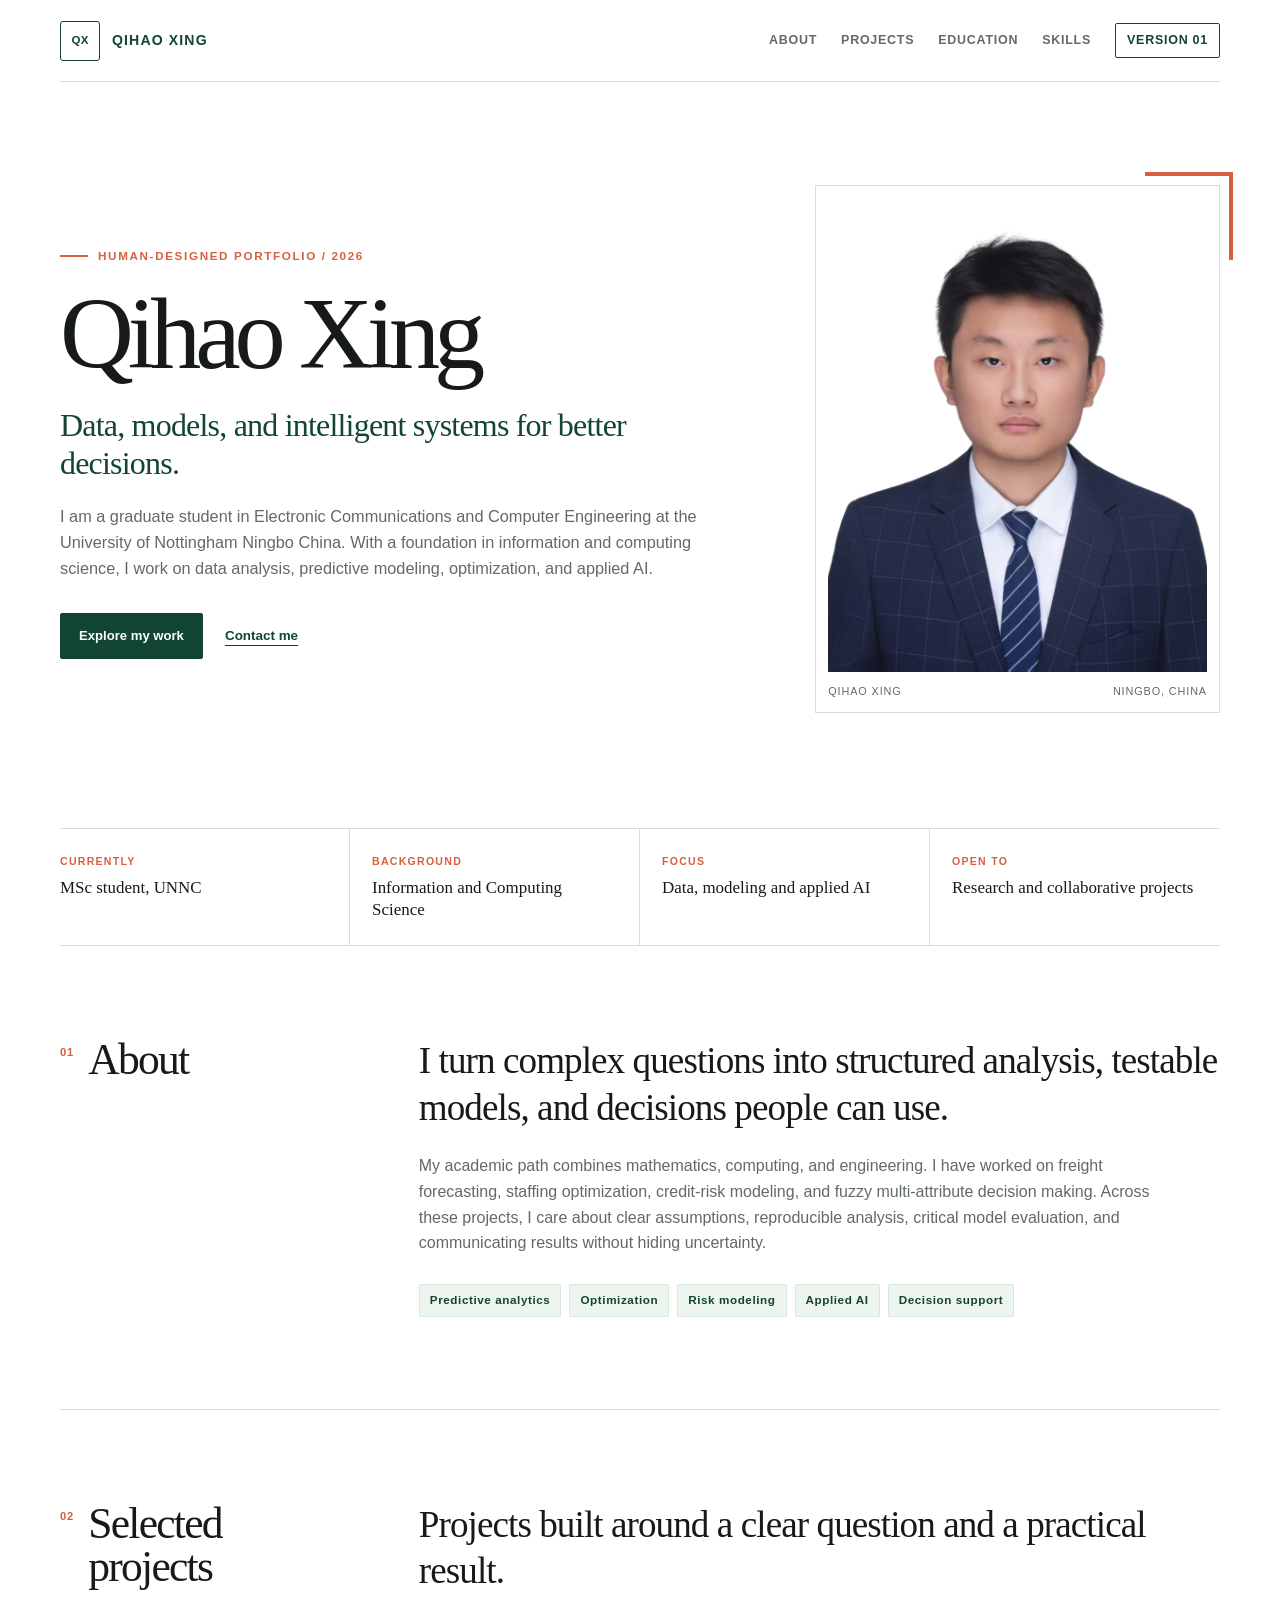
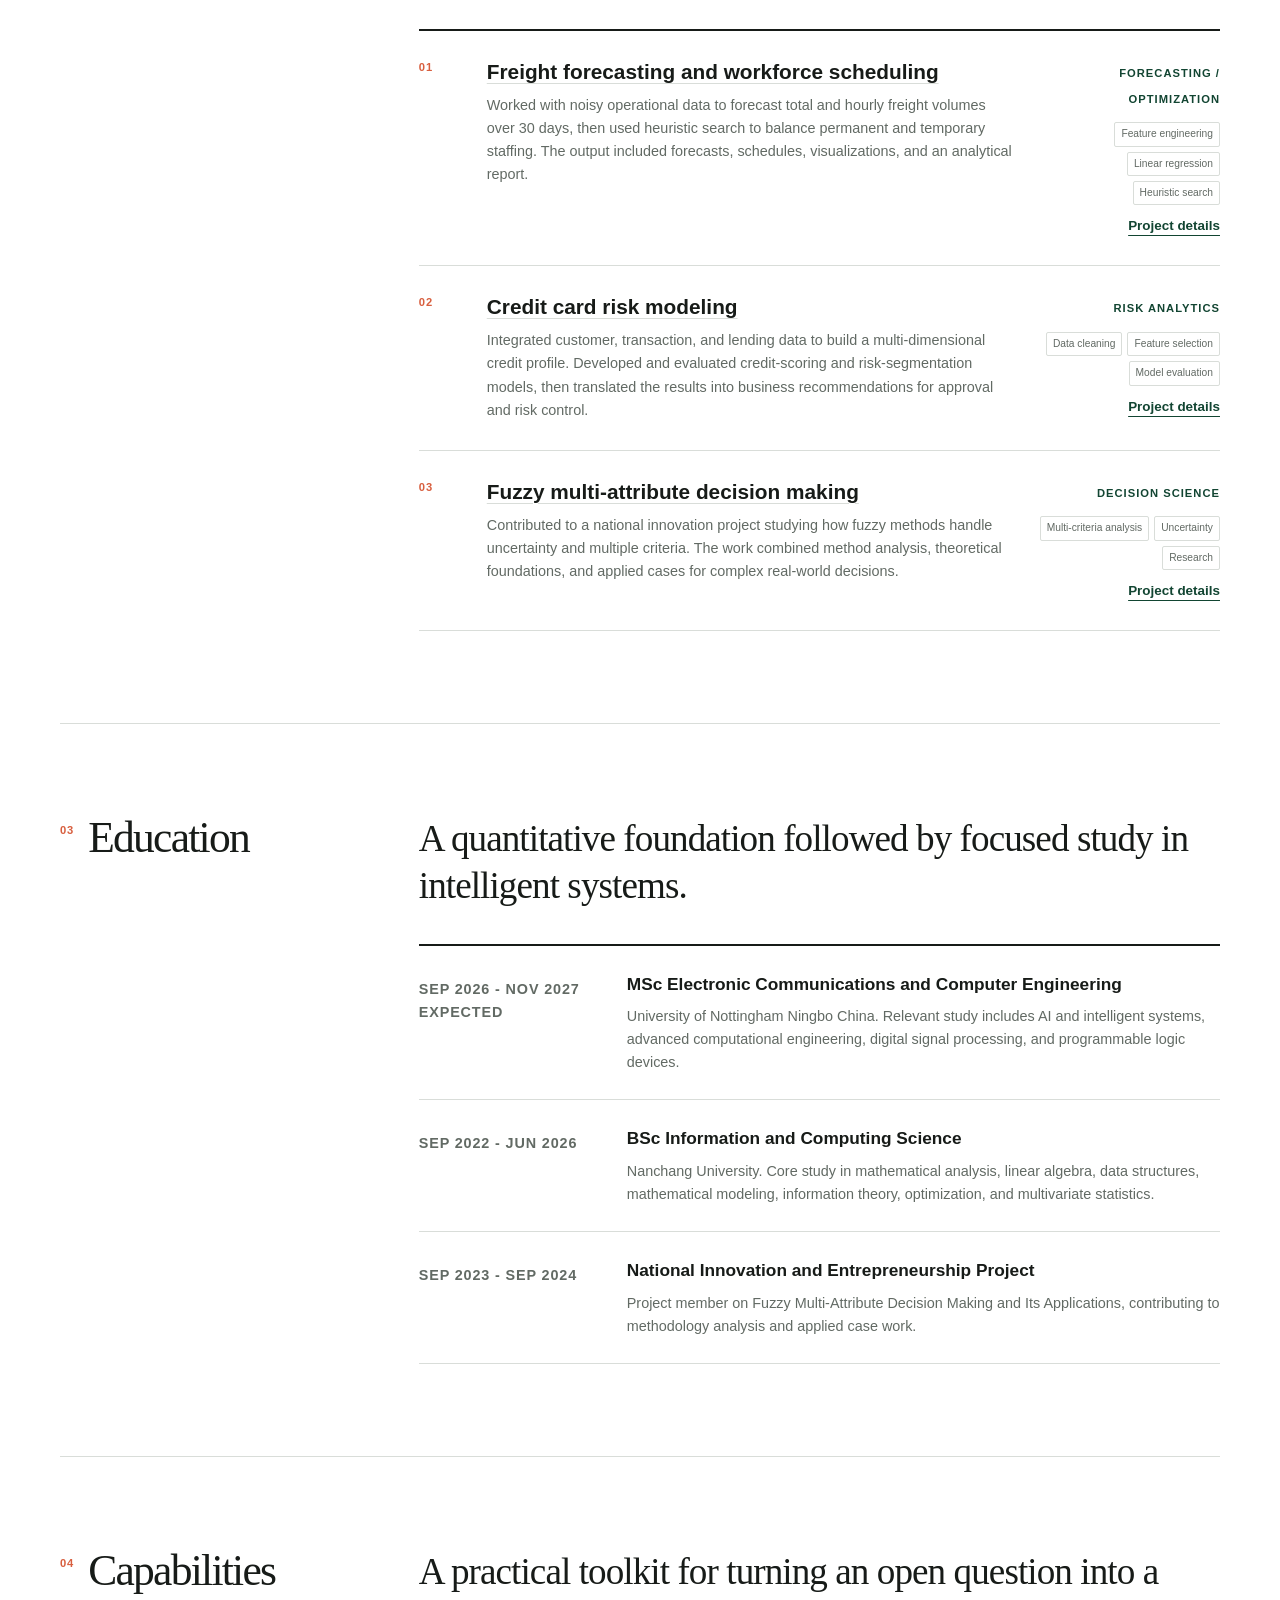
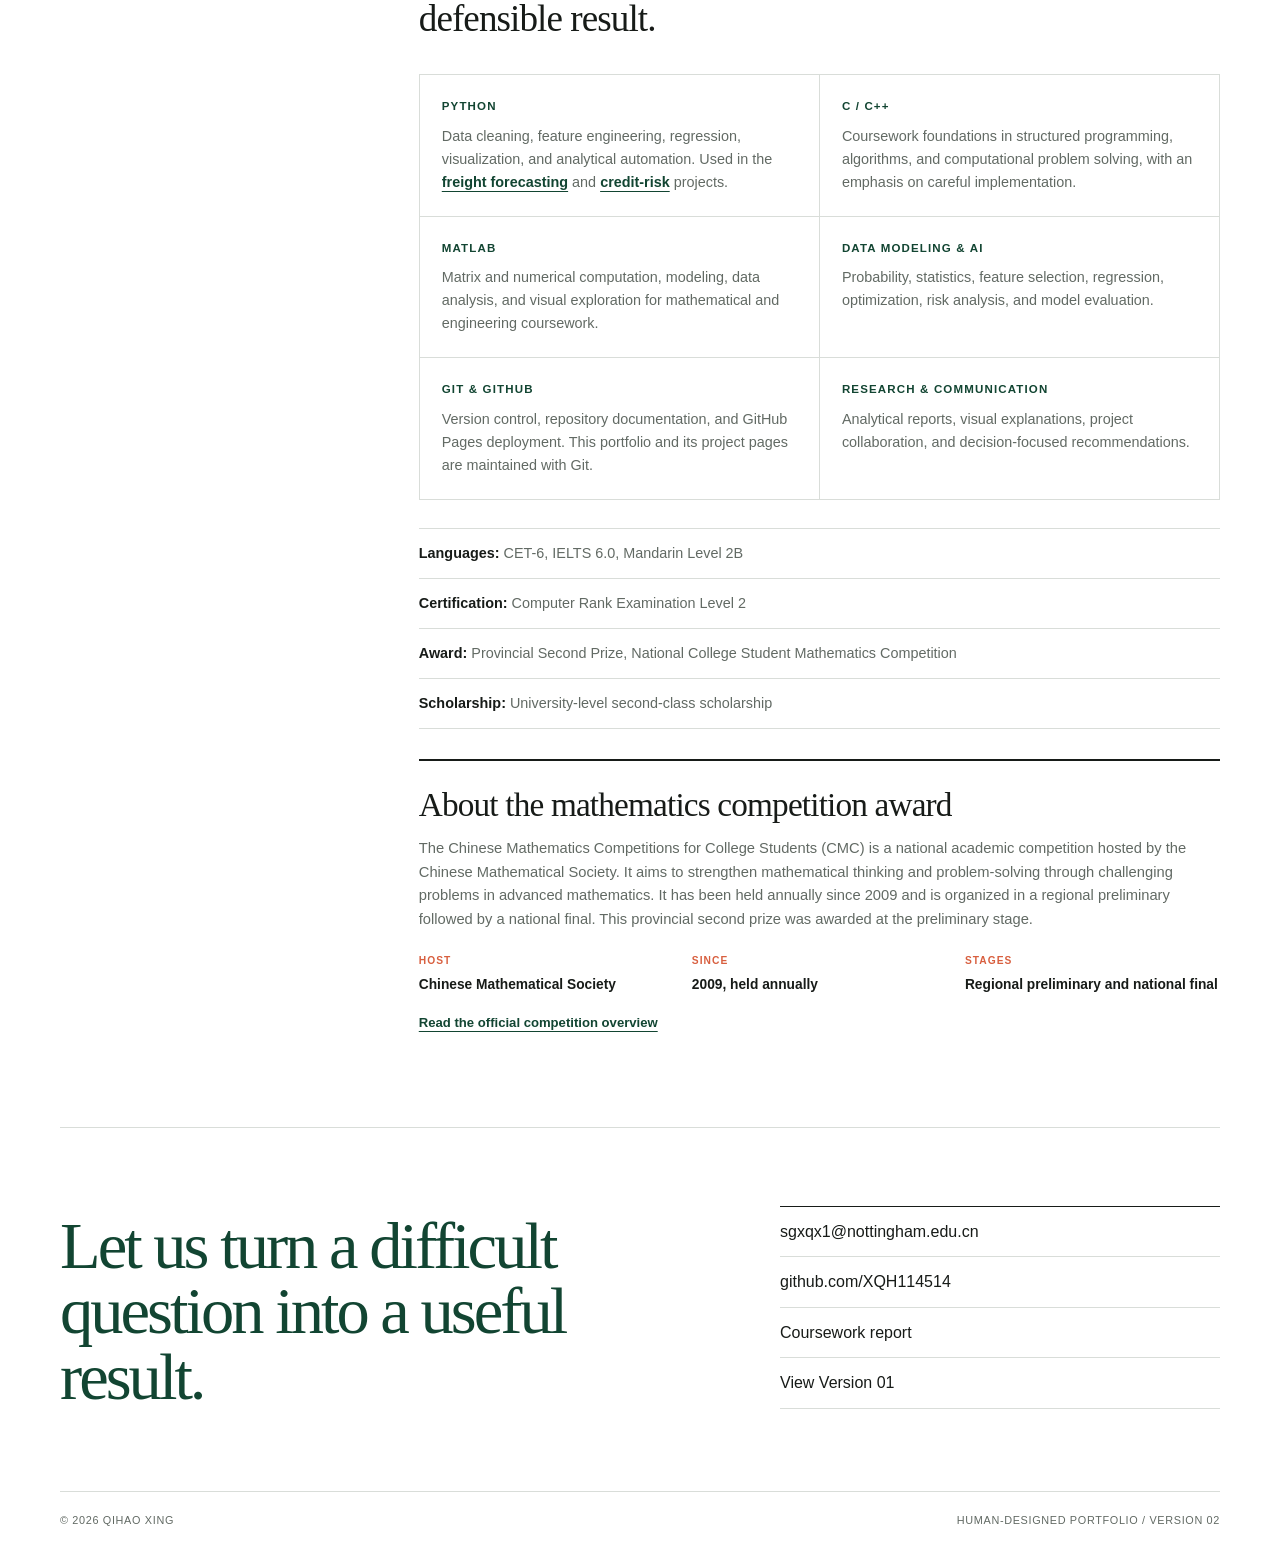
<file: me-designed.html>
<!DOCTYPE html>
<html lang="en">
<head>
  <meta charset="UTF-8">
  <meta name="viewport" content="width=device-width, initial-scale=1.0">
  <meta name="description" content="Human-designed portfolio of Qihao Xing, focused on data analysis, predictive modeling, and applied AI.">
  <meta name="theme-color" content="#ffffff">
  <meta property="og:title" content="Qihao Xing | Data Science &amp; AI">
  <meta property="og:description" content="A human-designed portfolio presenting projects, education, and capabilities in data science and applied AI.">
  <meta property="og:type" content="website">
  <link rel="icon" href="data:image/svg+xml,%3Csvg xmlns='http://www.w3.org/2000/svg' viewBox='0 0 64 64'%3E%3Crect width='64' height='64' rx='8' fill='%23ffffff' stroke='%23124532' stroke-width='4'/%3E%3Ctext x='32' y='41' text-anchor='middle' fill='%23124532' font-family='Arial' font-size='25' font-weight='700'%3EQX%3C/text%3E%3C/svg%3E">
  <title>Qihao Xing | Human-Designed Portfolio</title>
  <style>
    :root {
      --ink: #171b18;
      --muted: #626a64;
      --green: #124532;
      --green-light: #edf5ef;
      --orange: #d85f3f;
      --line: #d9ddd9;
      --surface: #f7f8f6;
      --white: #ffffff;
      --content: min(1160px, calc(100vw - 64px));
    }

    * {
      box-sizing: border-box;
    }

    html {
      scroll-behavior: smooth;
    }

    body {
      margin: 0;
      color: var(--ink);
      background: var(--white);
      font-family: "Segoe UI", "Helvetica Neue", Arial, sans-serif;
      line-height: 1.6;
    }

    a {
      color: inherit;
    }

    img {
      display: block;
      max-width: 100%;
    }

    ::selection {
      color: var(--white);
      background: var(--green);
    }

    a:focus-visible,
    button:focus-visible {
      outline: 2px solid var(--orange);
      outline-offset: 4px;
    }

    .skip-link {
      position: fixed;
      top: 10px;
      left: 10px;
      z-index: 30;
      padding: 10px 14px;
      color: var(--white);
      background: var(--green);
      transform: translateY(-160%);
    }

    .skip-link:focus {
      transform: translateY(0);
    }

    .site-header {
      width: var(--content);
      min-height: 82px;
      margin: 0 auto;
      display: flex;
      align-items: center;
      justify-content: space-between;
      gap: 28px;
      background: var(--white);
      border-bottom: 1px solid var(--line);
    }

    .brand {
      display: inline-flex;
      align-items: center;
      gap: 12px;
      color: var(--green);
      font-size: 0.88rem;
      font-weight: 800;
      letter-spacing: 0.08em;
      text-decoration: none;
      text-transform: uppercase;
    }

    .brand::before {
      content: "QX";
      width: 38px;
      height: 38px;
      display: grid;
      place-items: center;
      border: 1px solid var(--green);
      border-radius: 3px;
      font-size: 0.72rem;
      letter-spacing: 0.02em;
    }

    .site-nav {
      display: flex;
      align-items: center;
      gap: 24px;
      font-size: 0.78rem;
      font-weight: 650;
      letter-spacing: 0.06em;
      text-transform: uppercase;
    }

    .site-nav a {
      color: var(--muted);
      text-decoration: none;
    }

    .site-nav a:hover,
    .site-nav a:focus-visible {
      color: var(--green);
    }

    .site-nav .version-link {
      padding: 7px 11px;
      color: var(--green);
      border: 1px solid var(--green);
      border-radius: 2px;
    }

    .hero {
      width: var(--content);
      min-height: calc(92vh - 82px);
      margin: 0 auto;
      padding: 72px 0 84px;
      display: grid;
      grid-template-columns: minmax(0, 1fr) minmax(310px, 0.62fr);
      gap: clamp(48px, 8vw, 110px);
      align-items: center;
    }

    .eyebrow {
      display: inline-flex;
      align-items: center;
      gap: 10px;
      margin: 0 0 22px;
      color: var(--orange);
      font-size: 0.73rem;
      font-weight: 800;
      letter-spacing: 0.14em;
      text-transform: uppercase;
    }

    .eyebrow::before {
      content: "";
      width: 28px;
      height: 2px;
      background: currentColor;
    }

    h1 {
      max-width: 760px;
      margin: 0;
      font-family: Georgia, "Times New Roman", serif;
      font-size: clamp(4rem, 8vw, 7.8rem);
      font-weight: 400;
      line-height: 0.9;
      letter-spacing: -0.06em;
    }

    .hero-role {
      max-width: 640px;
      margin: 26px 0 0;
      color: var(--green);
      font-family: Georgia, "Times New Roman", serif;
      font-size: clamp(1.45rem, 2.5vw, 2.1rem);
      line-height: 1.2;
      letter-spacing: -0.025em;
    }

    .hero-intro {
      max-width: 650px;
      margin: 20px 0 0;
      color: var(--muted);
      font-size: 1.02rem;
    }

    .hero-actions {
      display: flex;
      flex-wrap: wrap;
      align-items: center;
      gap: 22px;
      margin-top: 32px;
    }

    .primary-link {
      display: inline-flex;
      align-items: center;
      justify-content: center;
      min-height: 46px;
      padding: 0 18px;
      color: var(--white);
      background: var(--green);
      border: 1px solid var(--green);
      border-radius: 2px;
      font-size: 0.82rem;
      font-weight: 750;
      text-decoration: none;
    }

    .primary-link:hover,
    .primary-link:focus-visible {
      background: #1d6047;
    }

    .text-link {
      color: var(--green);
      font-size: 0.84rem;
      font-weight: 700;
      text-underline-offset: 5px;
    }

    .portrait {
      position: relative;
      margin: 0;
      padding: 12px;
      border: 1px solid var(--line);
      background: var(--white);
    }

    .portrait::before {
      content: "";
      position: absolute;
      top: -14px;
      right: -14px;
      width: 84px;
      height: 84px;
      border-top: 4px solid var(--orange);
      border-right: 4px solid var(--orange);
      pointer-events: none;
    }

    .portrait img {
      width: 100%;
      height: auto;
      aspect-ratio: 4 / 5;
      object-fit: cover;
      object-position: center 35%;
      filter: saturate(0.88) contrast(1.03);
    }

    .portrait figcaption {
      margin-top: 11px;
      display: flex;
      justify-content: space-between;
      gap: 16px;
      color: var(--muted);
      font-size: 0.68rem;
      letter-spacing: 0.08em;
      text-transform: uppercase;
    }

    .proof-bar {
      width: var(--content);
      margin: 0 auto;
      display: grid;
      grid-template-columns: repeat(4, minmax(0, 1fr));
      border-top: 1px solid var(--line);
      border-bottom: 1px solid var(--line);
    }

    .proof {
      min-height: 112px;
      padding: 24px 22px;
      border-right: 1px solid var(--line);
    }

    .proof:first-child {
      padding-left: 0;
    }

    .proof:last-child {
      border-right: 0;
    }

    .proof span {
      display: block;
      margin-bottom: 7px;
      color: var(--orange);
      font-size: 0.66rem;
      font-weight: 800;
      letter-spacing: 0.12em;
      text-transform: uppercase;
    }

    .proof strong {
      display: block;
      font-family: Georgia, "Times New Roman", serif;
      font-size: 1.06rem;
      font-weight: 400;
      line-height: 1.3;
    }

    .section {
      width: var(--content);
      margin: 0 auto;
      padding: 92px 0;
      display: grid;
      grid-template-columns: minmax(180px, 0.32fr) minmax(0, 1fr);
      gap: clamp(36px, 8vw, 110px);
      border-bottom: 1px solid var(--line);
      scroll-margin-top: 16px;
    }

    .section-head {
      display: flex;
      align-items: flex-start;
      gap: 14px;
    }

    .section-number {
      margin: 6px 0 0;
      color: var(--orange);
      font-size: 0.7rem;
      font-weight: 800;
      letter-spacing: 0.08em;
    }

    .section-title {
      margin: 0;
      font-family: Georgia, "Times New Roman", serif;
      font-size: clamp(2rem, 3.4vw, 3rem);
      font-weight: 400;
      line-height: 1;
      letter-spacing: -0.04em;
    }

    .section-body {
      max-width: 820px;
    }

    .lead {
      margin: 0;
      font-family: Georgia, "Times New Roman", serif;
      font-size: clamp(1.55rem, 2.9vw, 2.55rem);
      line-height: 1.26;
      letter-spacing: -0.025em;
    }

    .body-copy {
      max-width: 760px;
      margin: 22px 0 0;
      color: var(--muted);
    }

    .focus-list {
      display: flex;
      flex-wrap: wrap;
      gap: 8px;
      margin: 28px 0 0;
      padding: 0;
      list-style: none;
    }

    .focus-list li {
      padding: 6px 10px;
      color: var(--green);
      background: var(--green-light);
      border: 1px solid #d8e6dc;
      border-radius: 2px;
      font-size: 0.73rem;
      font-weight: 700;
      letter-spacing: 0.05em;
    }

    .project-list {
      margin-top: 34px;
      border-top: 2px solid var(--ink);
    }

    .project {
      display: grid;
      grid-template-columns: 44px minmax(0, 1fr) minmax(150px, 0.35fr);
      gap: 24px;
      padding: 28px 0;
      border-bottom: 1px solid var(--line);
    }

    .project-number {
      color: var(--orange);
      font-size: 0.7rem;
      font-weight: 800;
      letter-spacing: 0.08em;
    }

    .project h3 {
      margin: 0;
      font-size: 1.3rem;
      line-height: 1.25;
    }

    .project h3 a {
      text-decoration-color: var(--line);
      text-decoration-thickness: 1px;
      text-underline-offset: 4px;
    }

    .project h3 a:hover,
    .project h3 a:focus-visible {
      color: var(--orange);
    }

    .project p {
      margin: 9px 0 0;
      color: var(--muted);
      font-size: 0.9rem;
    }

    .project-meta {
      text-align: right;
    }

    .project-type {
      color: var(--green);
      font-size: 0.7rem;
      font-weight: 800;
      letter-spacing: 0.09em;
      text-transform: uppercase;
    }

    .method-list {
      display: flex;
      flex-wrap: wrap;
      justify-content: flex-end;
      gap: 5px;
      margin: 12px 0 0;
      padding: 0;
      list-style: none;
    }

    .method-list li {
      padding: 3px 6px;
      color: var(--muted);
      border: 1px solid var(--line);
      border-radius: 2px;
      font-size: 0.64rem;
    }

    .timeline {
      margin-top: 34px;
      border-top: 2px solid var(--ink);
    }

    .timeline-item {
      display: grid;
      grid-template-columns: 180px minmax(0, 1fr);
      gap: 28px;
      padding: 25px 0;
      border-bottom: 1px solid var(--line);
    }

    .timeline-date {
      margin: 0;
      color: var(--orange);
      font-size: 0.72rem;
      font-weight: 750;
      letter-spacing: 0.06em;
      text-transform: uppercase;
    }

    .timeline-item h3 {
      margin: 0;
      font-size: 1.08rem;
    }

    .timeline-item p {
      margin: 7px 0 0;
      color: var(--muted);
      font-size: 0.9rem;
    }

    .skills-grid {
      display: grid;
      grid-template-columns: repeat(2, minmax(0, 1fr));
      margin-top: 32px;
      border-top: 1px solid var(--line);
      border-left: 1px solid var(--line);
    }

    .skill {
      min-height: 140px;
      padding: 22px;
      border-right: 1px solid var(--line);
      border-bottom: 1px solid var(--line);
    }

    .skill h3 {
      margin: 0 0 9px;
      color: var(--green);
      font-size: 0.72rem;
      letter-spacing: 0.1em;
      text-transform: uppercase;
    }

    .skill p {
      margin: 0;
      color: var(--muted);
      font-size: 0.9rem;
    }

    .skill a {
      color: var(--green);
      font-weight: 650;
      text-underline-offset: 4px;
    }

    .credentials {
      margin: 28px 0 0;
      padding: 0;
      list-style: none;
      border-top: 1px solid var(--line);
    }

    .credentials li {
      padding: 13px 0;
      border-bottom: 1px solid var(--line);
      color: var(--muted);
      font-size: 0.9rem;
    }

    .credentials strong {
      color: var(--ink);
    }

    .competition-note {
      margin-top: 30px;
      padding-top: 24px;
      border-top: 2px solid var(--ink);
    }

    .competition-note h3 {
      margin: 0;
      font-family: Georgia, "Times New Roman", serif;
      font-size: clamp(1.45rem, 2.6vw, 2.1rem);
      font-weight: 400;
      line-height: 1.2;
      letter-spacing: -0.025em;
    }

    .competition-note > p {
      margin: 12px 0 0;
      color: var(--muted);
      font-size: 0.92rem;
    }

    .competition-facts {
      display: grid;
      grid-template-columns: repeat(3, minmax(0, 1fr));
      gap: 18px;
      margin: 22px 0 0;
      padding: 0;
      list-style: none;
    }

    .competition-facts span {
      display: block;
      margin-bottom: 5px;
      color: var(--orange);
      font-size: 0.64rem;
      font-weight: 800;
      letter-spacing: 0.1em;
      text-transform: uppercase;
    }

    .competition-facts strong {
      display: block;
      color: var(--ink);
      font-size: 0.86rem;
      font-weight: 650;
      line-height: 1.4;
    }

    .competition-source {
      display: inline-block;
      margin-top: 18px;
      color: var(--green);
      font-size: 0.82rem;
      font-weight: 700;
      text-underline-offset: 4px;
    }

    .contact {
      width: var(--content);
      margin: 0 auto;
      padding: 78px 0 82px;
      display: grid;
      grid-template-columns: minmax(0, 1.2fr) minmax(260px, 0.8fr);
      gap: 60px;
      align-items: end;
    }

    .contact h2 {
      margin: 0;
      color: var(--green);
      font-family: Georgia, "Times New Roman", serif;
      font-size: clamp(2.5rem, 5.2vw, 5.2rem);
      font-weight: 400;
      line-height: 0.98;
      letter-spacing: -0.045em;
    }

    .contact-links {
      display: grid;
      gap: 0;
      border-top: 1px solid var(--ink);
    }

    .contact-links a {
      padding: 12px 0;
      border-bottom: 1px solid var(--line);
      color: var(--ink);
      overflow-wrap: anywhere;
      text-decoration: none;
    }

    .contact-links a:hover,
    .contact-links a:focus-visible {
      color: var(--orange);
    }

    footer {
      width: var(--content);
      margin: 0 auto;
      padding: 20px 0 32px;
      display: flex;
      justify-content: space-between;
      gap: 24px;
      color: var(--muted);
      border-top: 1px solid var(--line);
      font-size: 0.68rem;
      letter-spacing: 0.06em;
      text-transform: uppercase;
    }

    @media (max-width: 900px) {
      :root {
        --content: calc(100vw - 40px);
      }

      .hero {
        grid-template-columns: 1fr;
        gap: 48px;
        padding-top: 54px;
      }

      .portrait {
        max-width: 520px;
      }

      .proof-bar {
        grid-template-columns: repeat(2, minmax(0, 1fr));
      }

      .proof:nth-child(2) {
        border-right: 0;
      }

      .proof:nth-child(-n + 2) {
        border-bottom: 1px solid var(--line);
      }

      .section {
        grid-template-columns: 1fr;
        gap: 28px;
      }
    }

    @media (max-width: 700px) {
      :root {
        --content: calc(100vw - 32px);
      }

      .site-header {
        min-height: 70px;
      }

      .site-nav a:not(.version-link) {
        display: none;
      }

      .hero {
        padding: 42px 0 62px;
      }

      h1 {
        font-size: clamp(3.6rem, 18vw, 5.4rem);
      }

      .hero-role {
        font-size: 1.45rem;
      }

      .hero-actions {
        align-items: stretch;
        flex-direction: column;
      }

      .primary-link {
        width: 100%;
      }

      .portrait {
        padding: 8px;
      }

      .portrait::before {
        top: -9px;
        right: -9px;
        width: 58px;
        height: 58px;
      }

      .proof-bar {
        grid-template-columns: 1fr;
      }

      .proof,
      .proof:first-child {
        min-height: auto;
        padding: 18px 0;
        border-right: 0;
        border-bottom: 1px solid var(--line);
      }

      .proof:last-child {
        border-bottom: 0;
      }

      .section {
        padding: 68px 0;
      }

      .project {
        grid-template-columns: 32px 1fr;
        gap: 14px;
      }

      .project-meta {
        grid-column: 2;
        text-align: left;
      }

      .method-list {
        justify-content: flex-start;
      }

      .timeline-item {
        grid-template-columns: 1fr;
        gap: 7px;
      }

      .skills-grid {
        grid-template-columns: 1fr;
      }

      .competition-facts {
        grid-template-columns: 1fr;
        gap: 12px;
      }

      .contact {
        grid-template-columns: 1fr;
        gap: 34px;
        padding: 60px 0;
      }

      footer {
        flex-direction: column;
      }
    }

    @media (prefers-reduced-motion: reduce) {
      html {
        scroll-behavior: auto;
      }
    }

    @media print {
      @page {
        margin: 13mm;
      }

      .site-header,
      .hero-actions,
      .contact-links {
        display: none;
      }

      .hero {
        min-height: auto;
        padding: 8mm 0;
      }

      .section,
      .contact {
        padding: 8mm 0;
        break-inside: avoid;
      }

      .project,
      .timeline-item {
        break-inside: avoid;
      }
    }
  </style>
</head>
<body>
  <a class="skip-link" href="#main">Skip to content</a>

  <header class="site-header">
    <a class="brand" href="#top" aria-label="Qihao Xing, home">Qihao Xing</a>
    <nav class="site-nav" aria-label="Primary navigation">
      <a href="#about">About</a>
      <a href="#projects">Projects</a>
      <a href="#experience">Education</a>
      <a href="#skills">Skills</a>
      <a class="version-link" href="index.html">Version 01</a>
    </nav>
  </header>

  <main id="main">
    <section class="hero" id="top">
      <div>
        <p class="eyebrow">Human-designed portfolio / 2026</p>
        <h1>Qihao Xing</h1>
        <p class="hero-role">Data, models, and intelligent systems for better decisions.</p>
        <p class="hero-intro">
          I am a graduate student in Electronic Communications and Computer Engineering
          at the University of Nottingham Ningbo China. With a foundation in information
          and computing science, I work on data analysis, predictive modeling,
          optimization, and applied AI.
        </p>
        <div class="hero-actions">
          <a class="primary-link" href="#projects">Explore my work</a>
          <a class="text-link" href="mailto:sgxqx1@nottingham.edu.cn">Contact me</a>
        </div>
      </div>

      <figure class="portrait">
        <img
          src="profile-photo.jpg"
          alt="Portrait of Qihao Xing"
          width="1000"
          height="1000"
          fetchpriority="high"
        >
        <figcaption>
          <span>Qihao Xing</span>
          <span>Ningbo, China</span>
        </figcaption>
      </figure>
    </section>

    <div class="proof-bar" aria-label="Profile at a glance">
      <div class="proof">
        <span>Currently</span>
        <strong>MSc student, UNNC</strong>
      </div>
      <div class="proof">
        <span>Background</span>
        <strong>Information and Computing Science</strong>
      </div>
      <div class="proof">
        <span>Focus</span>
        <strong>Data, modeling and applied AI</strong>
      </div>
      <div class="proof">
        <span>Open to</span>
        <strong>Research and collaborative projects</strong>
      </div>
    </div>

    <section class="section" id="about">
      <div class="section-head">
        <span class="section-number">01</span>
        <h2 class="section-title">About</h2>
      </div>
      <div class="section-body">
        <p class="lead">
          I turn complex questions into structured analysis, testable models, and
          decisions people can use.
        </p>
        <p class="body-copy">
          My academic path combines mathematics, computing, and engineering. I have
          worked on freight forecasting, staffing optimization, credit-risk modeling,
          and fuzzy multi-attribute decision making. Across these projects, I care about
          clear assumptions, reproducible analysis, critical model evaluation, and
          communicating results without hiding uncertainty.
        </p>
        <ul class="focus-list" aria-label="Areas of focus">
          <li>Predictive analytics</li>
          <li>Optimization</li>
          <li>Risk modeling</li>
          <li>Applied AI</li>
          <li>Decision support</li>
        </ul>
      </div>
    </section>

    <section class="section" id="projects">
      <div class="section-head">
        <span class="section-number">02</span>
        <h2 class="section-title">Selected projects</h2>
      </div>
      <div class="section-body">
        <p class="lead">Projects built around a clear question and a practical result.</p>

        <div class="project-list">
          <article class="project">
            <span class="project-number">01</span>
            <div>
              <h3><a href="freight-forecasting.html">Freight forecasting and workforce scheduling</a></h3>
              <p>
                Worked with noisy operational data to forecast total and hourly freight
                volumes over 30 days, then used heuristic search to balance permanent
                and temporary staffing. The output included forecasts, schedules,
                visualizations, and an analytical report.
              </p>
            </div>
            <div class="project-meta">
              <span class="project-type">Forecasting / optimization</span>
              <ul class="method-list" aria-label="Methods used">
                <li>Feature engineering</li>
                <li>Linear regression</li>
                <li>Heuristic search</li>
              </ul>
              <p><a class="text-link" href="freight-forecasting.html">Project details</a></p>
            </div>
          </article>

          <article class="project">
            <span class="project-number">02</span>
            <div>
              <h3><a href="credit-risk.html">Credit card risk modeling</a></h3>
              <p>
                Integrated customer, transaction, and lending data to build a
                multi-dimensional credit profile. Developed and evaluated credit-scoring
                and risk-segmentation models, then translated the results into business
                recommendations for approval and risk control.
              </p>
            </div>
            <div class="project-meta">
              <span class="project-type">Risk analytics</span>
              <ul class="method-list" aria-label="Methods used">
                <li>Data cleaning</li>
                <li>Feature selection</li>
                <li>Model evaluation</li>
              </ul>
              <p><a class="text-link" href="credit-risk.html">Project details</a></p>
            </div>
          </article>

          <article class="project">
            <span class="project-number">03</span>
            <div>
              <h3><a href="fuzzy-project.html">Fuzzy multi-attribute decision making</a></h3>
              <p>
                Contributed to a national innovation project studying how fuzzy methods
                handle uncertainty and multiple criteria. The work combined method
                analysis, theoretical foundations, and applied cases for complex
                real-world decisions.
              </p>
            </div>
            <div class="project-meta">
              <span class="project-type">Decision science</span>
              <ul class="method-list" aria-label="Methods used">
                <li>Multi-criteria analysis</li>
                <li>Uncertainty</li>
                <li>Research</li>
              </ul>
              <p><a class="text-link" href="fuzzy-project.html">Project details</a></p>
            </div>
          </article>
        </div>
      </div>
    </section>

    <section class="section" id="experience">
      <div class="section-head">
        <span class="section-number">03</span>
        <h2 class="section-title">Education</h2>
      </div>
      <div class="section-body">
        <p class="lead">A quantitative foundation followed by focused study in intelligent systems.</p>

        <div class="timeline">
          <article class="timeline-item">
            <p class="timeline-date">Sep 2026 - Nov 2027<br>Expected</p>
            <div>
              <h3>MSc Electronic Communications and Computer Engineering</h3>
              <p>
                University of Nottingham Ningbo China. Relevant study includes AI and
                intelligent systems, advanced computational engineering, digital signal
                processing, and programmable logic devices.
              </p>
            </div>
          </article>
          <article class="timeline-item">
            <p class="timeline-date">Sep 2022 - Jun 2026</p>
            <div>
              <h3>BSc Information and Computing Science</h3>
              <p>
                Nanchang University. Core study in mathematical analysis, linear algebra,
                data structures, mathematical modeling, information theory, optimization,
                and multivariate statistics.
              </p>
            </div>
          </article>
          <article class="timeline-item">
            <p class="timeline-date">Sep 2023 - Sep 2024</p>
            <div>
              <h3>National Innovation and Entrepreneurship Project</h3>
              <p>
                Project member on Fuzzy Multi-Attribute Decision Making and Its
                Applications, contributing to methodology analysis and applied case work.
              </p>
            </div>
          </article>
        </div>
      </div>
    </section>

    <section class="section" id="skills">
      <div class="section-head">
        <span class="section-number">04</span>
        <h2 class="section-title">Capabilities</h2>
      </div>
      <div class="section-body">
        <p class="lead">A practical toolkit for turning an open question into a defensible result.</p>

        <div class="skills-grid" aria-label="Technical and professional skills">
          <article class="skill">
            <h3>Python</h3>
            <p>
              Data cleaning, feature engineering, regression, visualization, and
              analytical automation. Used in the
              <a href="freight-forecasting.html">freight forecasting</a> and
              <a href="credit-risk.html">credit-risk</a> projects.
            </p>
          </article>
          <article class="skill">
            <h3>C / C++</h3>
            <p>
              Coursework foundations in structured programming, algorithms, and
              computational problem solving, with an emphasis on careful implementation.
            </p>
          </article>
          <article class="skill">
            <h3>MATLAB</h3>
            <p>
              Matrix and numerical computation, modeling, data analysis, and visual
              exploration for mathematical and engineering coursework.
            </p>
          </article>
          <article class="skill">
            <h3>Data modeling &amp; AI</h3>
            <p>
              Probability, statistics, feature selection, regression, optimization,
              risk analysis, and model evaluation.
            </p>
          </article>
          <article class="skill">
            <h3>Git &amp; GitHub</h3>
            <p>
              Version control, repository documentation, and GitHub Pages deployment.
              This portfolio and its project pages are maintained with Git.
            </p>
          </article>
          <article class="skill">
            <h3>Research &amp; communication</h3>
            <p>
              Analytical reports, visual explanations, project collaboration, and
              decision-focused recommendations.
            </p>
          </article>
        </div>

        <ul class="credentials" aria-label="Languages, certifications, and awards">
          <li><strong>Languages:</strong> CET-6, IELTS 6.0, Mandarin Level 2B</li>
          <li><strong>Certification:</strong> Computer Rank Examination Level 2</li>
          <li><strong>Award:</strong> Provincial Second Prize, National College Student Mathematics Competition</li>
          <li><strong>Scholarship:</strong> University-level second-class scholarship</li>
        </ul>

        <div class="competition-note">
          <h3>About the mathematics competition award</h3>
          <p>
            The Chinese Mathematics Competitions for College Students (CMC) is a
            national academic competition hosted by the Chinese Mathematical Society.
            It aims to strengthen mathematical thinking and problem-solving through
            challenging problems in advanced mathematics. It has been held annually
            since 2009 and is organized in a regional preliminary followed
            by a national final. This provincial second prize was awarded at the
            preliminary stage.
          </p>
          <ul class="competition-facts" aria-label="Competition facts">
            <li><span>Host</span><strong>Chinese Mathematical Society</strong></li>
            <li><span>Since</span><strong>2009, held annually</strong></li>
            <li><span>Stages</span><strong>Regional preliminary and national final</strong></li>
          </ul>
          <a class="competition-source" href="https://www.cmathc.org.cn/jianjie/" target="_blank" rel="noopener">Read the official competition overview</a>
        </div>
      </div>
    </section>

    <section class="contact" id="contact">
      <h2>Let us turn a difficult question into a useful result.</h2>
      <div class="contact-links">
        <a href="mailto:sgxqx1@nottingham.edu.cn">sgxqx1@nottingham.edu.cn</a>
        <a href="https://github.com/XQH114514" rel="noreferrer">github.com/XQH114514</a>
          <a href="Coursework_Part_I_Report.pdf" target="_blank" rel="noopener">Coursework report</a>
        <a href="index.html">View Version 01</a>
      </div>
    </section>
  </main>

  <footer>
    <span>&copy; 2026 Qihao Xing</span>
    <span>Human-designed portfolio / Version 02</span>
  </footer>
</body>
</html>
</file>
<file: project-case.css>
:root {
  --ink: #171b18;
  --muted: #606863;
  --line: #d9ddd9;
  --white: #ffffff;
  --accent: #146354;
  --accent-soft: #edf6f2;
  --highlight: #d85f3f;
  --content: min(1120px, calc(100vw - 64px));
}

* {
  box-sizing: border-box;
}

html {
  scroll-behavior: smooth;
}

body {
  margin: 0;
  color: var(--ink);
  background: var(--white);
  font-family: "Segoe UI", "Helvetica Neue", Arial, sans-serif;
  line-height: 1.65;
}

body.risk {
  --accent: #7b3540;
  --accent-soft: #f9eeee;
  --highlight: #bd5b42;
}

a {
  color: inherit;
}

a:focus-visible {
  outline: 2px solid var(--highlight);
  outline-offset: 4px;
}

.skip-link {
  position: fixed;
  top: 10px;
  left: 10px;
  z-index: 20;
  padding: 10px 14px;
  color: var(--white);
  background: var(--accent);
  transform: translateY(-160%);
}

.skip-link:focus {
  transform: translateY(0);
}

.site-header {
  width: var(--content);
  min-height: 76px;
  margin: 0 auto;
  display: flex;
  align-items: center;
  justify-content: space-between;
  gap: 24px;
  border-bottom: 1px solid var(--line);
}

.brand {
  color: var(--accent);
  font-size: 0.8rem;
  font-weight: 800;
  letter-spacing: 0.09em;
  text-decoration: none;
  text-transform: uppercase;
}

.site-nav {
  display: flex;
  flex-wrap: wrap;
  align-items: center;
  gap: 20px;
  font-size: 0.75rem;
  font-weight: 700;
  letter-spacing: 0.06em;
  text-transform: uppercase;
}

.site-nav a {
  color: var(--muted);
  text-decoration: none;
}

.site-nav a:hover,
.site-nav a:focus-visible {
  color: var(--accent);
}

.hero {
  width: var(--content);
  margin: 0 auto;
  padding: 82px 0 70px;
  display: grid;
  grid-template-columns: minmax(0, 1.2fr) minmax(280px, 0.8fr);
  gap: clamp(42px, 8vw, 100px);
  align-items: center;
  border-bottom: 1px solid var(--line);
}

.eyebrow {
  display: flex;
  align-items: center;
  gap: 10px;
  margin: 0 0 20px;
  color: var(--highlight);
  font-size: 0.72rem;
  font-weight: 800;
  letter-spacing: 0.12em;
  text-transform: uppercase;
}

.eyebrow::before {
  content: "";
  width: 30px;
  height: 2px;
  background: currentColor;
}

h1 {
  max-width: 820px;
  margin: 0;
  font-family: Georgia, "Times New Roman", serif;
  font-size: clamp(3.25rem, 6.5vw, 6.5rem);
  font-weight: 400;
  line-height: 0.94;
  letter-spacing: -0.055em;
}

.hero-intro {
  max-width: 760px;
  margin: 24px 0 0;
  color: var(--muted);
  font-size: 1.03rem;
}

.tags {
  display: flex;
  flex-wrap: wrap;
  gap: 7px;
  margin: 24px 0 0;
  padding: 0;
  list-style: none;
}

.tags li {
  padding: 5px 9px;
  color: var(--accent);
  background: var(--accent-soft);
  border: 1px solid var(--line);
  border-radius: 2px;
  font-size: 0.68rem;
  font-weight: 700;
  letter-spacing: 0.05em;
}

.hero-actions {
  display: flex;
  flex-wrap: wrap;
  align-items: center;
  gap: 18px;
  margin-top: 30px;
}

.primary-link {
  display: inline-flex;
  align-items: center;
  justify-content: center;
  min-height: 46px;
  padding: 0 18px;
  color: var(--white);
  background: var(--accent);
  border: 1px solid var(--accent);
  border-radius: 2px;
  font-size: 0.82rem;
  font-weight: 750;
  text-decoration: none;
}

.primary-link:hover,
.primary-link:focus-visible {
  filter: brightness(1.1);
}

.text-link {
  color: var(--accent);
  font-size: 0.84rem;
  font-weight: 700;
  text-underline-offset: 5px;
}

.visual {
  padding: 22px;
  color: var(--white);
  background: var(--accent);
  border-radius: 2px;
}

.visual-label {
  display: block;
  margin-bottom: 18px;
  color: rgba(255, 255, 255, 0.7);
  font-size: 0.65rem;
  font-weight: 800;
  letter-spacing: 0.12em;
  text-transform: uppercase;
}

.flow {
  display: grid;
  gap: 9px;
}

.flow div {
  display: flex;
  align-items: center;
  justify-content: space-between;
  gap: 16px;
  padding: 12px 13px;
  border: 1px solid rgba(255, 255, 255, 0.22);
  font-size: 0.78rem;
}

.flow div::after {
  content: "→";
  color: rgba(255, 255, 255, 0.65);
}

.flow div:last-child::after {
  content: "";
}

.risk-scale {
  display: grid;
  grid-template-columns: repeat(3, minmax(0, 1fr));
  gap: 1px;
  margin-top: 20px;
  background: rgba(255, 255, 255, 0.26);
}

.risk-scale span {
  min-height: 58px;
  display: grid;
  place-items: center;
  background: var(--accent);
  font-size: 0.7rem;
  font-weight: 700;
  text-align: center;
  text-transform: uppercase;
}

.risk-scale span:nth-child(2) {
  background: #985045;
}

.risk-scale span:nth-child(3) {
  background: var(--highlight);
}

.metrics {
  width: var(--content);
  margin: 0 auto;
  display: grid;
  grid-template-columns: repeat(4, minmax(0, 1fr));
  border-bottom: 1px solid var(--line);
}

.metric {
  min-height: 112px;
  padding: 22px;
  border-right: 1px solid var(--line);
}

.metric:first-child {
  padding-left: 0;
}

.metric:last-child {
  border-right: 0;
}

.metric span {
  display: block;
  margin-bottom: 7px;
  color: var(--highlight);
  font-size: 0.64rem;
  font-weight: 800;
  letter-spacing: 0.11em;
  text-transform: uppercase;
}

.metric strong {
  display: block;
  font-family: Georgia, "Times New Roman", serif;
  font-size: 1.05rem;
  font-weight: 400;
  line-height: 1.35;
}

.section {
  width: var(--content);
  margin: 0 auto;
  padding: 84px 0;
  display: grid;
  grid-template-columns: minmax(180px, 0.28fr) minmax(0, 1fr);
  gap: clamp(36px, 8vw, 104px);
  border-bottom: 1px solid var(--line);
  scroll-margin-top: 18px;
}

.section-head {
  display: flex;
  align-items: flex-start;
  gap: 13px;
}

.section-number {
  margin: 6px 0 0;
  color: var(--highlight);
  font-size: 0.68rem;
  font-weight: 800;
  letter-spacing: 0.08em;
}

.section-title {
  margin: 0;
  font-family: Georgia, "Times New Roman", serif;
  font-size: clamp(1.95rem, 3.3vw, 2.9rem);
  font-weight: 400;
  line-height: 1;
  letter-spacing: -0.04em;
}

.section-body {
  max-width: 800px;
}

.lead {
  margin: 0;
  font-family: Georgia, "Times New Roman", serif;
  font-size: clamp(1.5rem, 2.7vw, 2.35rem);
  line-height: 1.28;
  letter-spacing: -0.025em;
}

.body-copy {
  margin: 22px 0 0;
  color: var(--muted);
}

.process {
  display: grid;
  grid-template-columns: repeat(5, minmax(0, 1fr));
  margin-top: 32px;
  padding: 0;
  border-top: 2px solid var(--ink);
  list-style: none;
}

.process li {
  min-height: 142px;
  padding: 17px 14px;
  border-right: 1px solid var(--line);
  border-bottom: 1px solid var(--line);
}

.process li:first-child {
  padding-left: 0;
}

.process li:last-child {
  border-right: 0;
}

.process span {
  display: block;
  margin-bottom: 10px;
  color: var(--highlight);
  font-size: 0.66rem;
  font-weight: 800;
}

.process strong {
  display: block;
  font-size: 0.87rem;
  line-height: 1.4;
}

.detail-grid {
  display: grid;
  grid-template-columns: repeat(2, minmax(0, 1fr));
  margin-top: 32px;
  border-top: 1px solid var(--line);
  border-left: 1px solid var(--line);
}

.detail {
  min-height: 148px;
  padding: 22px;
  border-right: 1px solid var(--line);
  border-bottom: 1px solid var(--line);
}

.detail h3 {
  margin: 0 0 8px;
  color: var(--accent);
  font-size: 0.72rem;
  letter-spacing: 0.09em;
  text-transform: uppercase;
}

.detail p {
  margin: 0;
  color: var(--muted);
  font-size: 0.9rem;
}

.outputs {
  margin: 30px 0 0;
  padding: 0;
  border-top: 2px solid var(--ink);
  list-style: none;
}

.outputs li {
  display: grid;
  grid-template-columns: 42px minmax(0, 1fr);
  gap: 18px;
  padding: 18px 0;
  border-bottom: 1px solid var(--line);
}

.outputs span {
  color: var(--highlight);
  font-size: 0.68rem;
  font-weight: 800;
}

.outputs strong {
  display: block;
  margin-bottom: 3px;
  font-size: 0.95rem;
}

.outputs p {
  margin: 0;
  color: var(--muted);
  font-size: 0.88rem;
}

.note {
  margin: 24px 0 0;
  padding-left: 15px;
  color: var(--muted);
  border-left: 3px solid var(--highlight);
  font-size: 0.88rem;
}

.next-project {
  width: var(--content);
  margin: 0 auto;
  padding: 70px 0;
  display: grid;
  grid-template-columns: minmax(0, 1fr) auto;
  gap: 30px;
  align-items: center;
}

.next-project h2 {
  margin: 0;
  font-family: Georgia, "Times New Roman", serif;
  font-size: clamp(2rem, 4.2vw, 3.8rem);
  font-weight: 400;
  line-height: 1;
  letter-spacing: -0.04em;
}

.next-project-actions {
  display: flex;
  flex-wrap: wrap;
  gap: 16px;
  align-items: center;
}

footer {
  width: var(--content);
  margin: 0 auto;
  padding: 20px 0 34px;
  display: flex;
  justify-content: space-between;
  gap: 24px;
  color: var(--muted);
  border-top: 1px solid var(--line);
  font-size: 0.68rem;
  letter-spacing: 0.06em;
  text-transform: uppercase;
}

@media (max-width: 900px) {
  :root {
    --content: calc(100vw - 40px);
  }

  .hero {
    grid-template-columns: 1fr;
  }

  .metrics {
    grid-template-columns: repeat(2, minmax(0, 1fr));
  }

  .metric:nth-child(2) {
    border-right: 0;
  }

  .metric:nth-child(-n + 2) {
    border-bottom: 1px solid var(--line);
  }

  .section {
    grid-template-columns: 1fr;
    gap: 28px;
  }

  .process {
    grid-template-columns: 1fr;
  }

  .process li,
  .process li:first-child {
    min-height: auto;
    padding: 14px 0;
    border-right: 0;
  }

  .next-project {
    grid-template-columns: 1fr;
  }
}

@media (max-width: 650px) {
  :root {
    --content: calc(100vw - 32px);
  }

  .site-header {
    min-height: 68px;
  }

  .site-nav a:not(:last-child) {
    display: none;
  }

  .hero {
    padding: 58px 0 50px;
  }

  h1 {
    font-size: clamp(3rem, 15vw, 4.5rem);
  }

  .metrics {
    grid-template-columns: 1fr;
  }

  .metric,
  .metric:first-child {
    min-height: auto;
    padding: 17px 0;
    border-right: 0;
    border-bottom: 1px solid var(--line);
  }

  .metric:last-child {
    border-bottom: 0;
  }

  .section {
    padding: 64px 0;
  }

  .detail-grid {
    grid-template-columns: 1fr;
  }

  .next-project {
    padding: 56px 0;
  }

  footer {
    flex-direction: column;
  }
}

@media (prefers-reduced-motion: reduce) {
  html {
    scroll-behavior: auto;
  }
}

@media print {
  @page {
    margin: 13mm;
  }

  .site-header,
  .hero-actions,
  .next-project-actions {
    display: none;
  }

  .hero,
  .section,
  .next-project {
    padding: 8mm 0;
  }

  .hero,
  .metrics,
  .section,
  .next-project {
    break-inside: avoid;
  }
}
</file>
